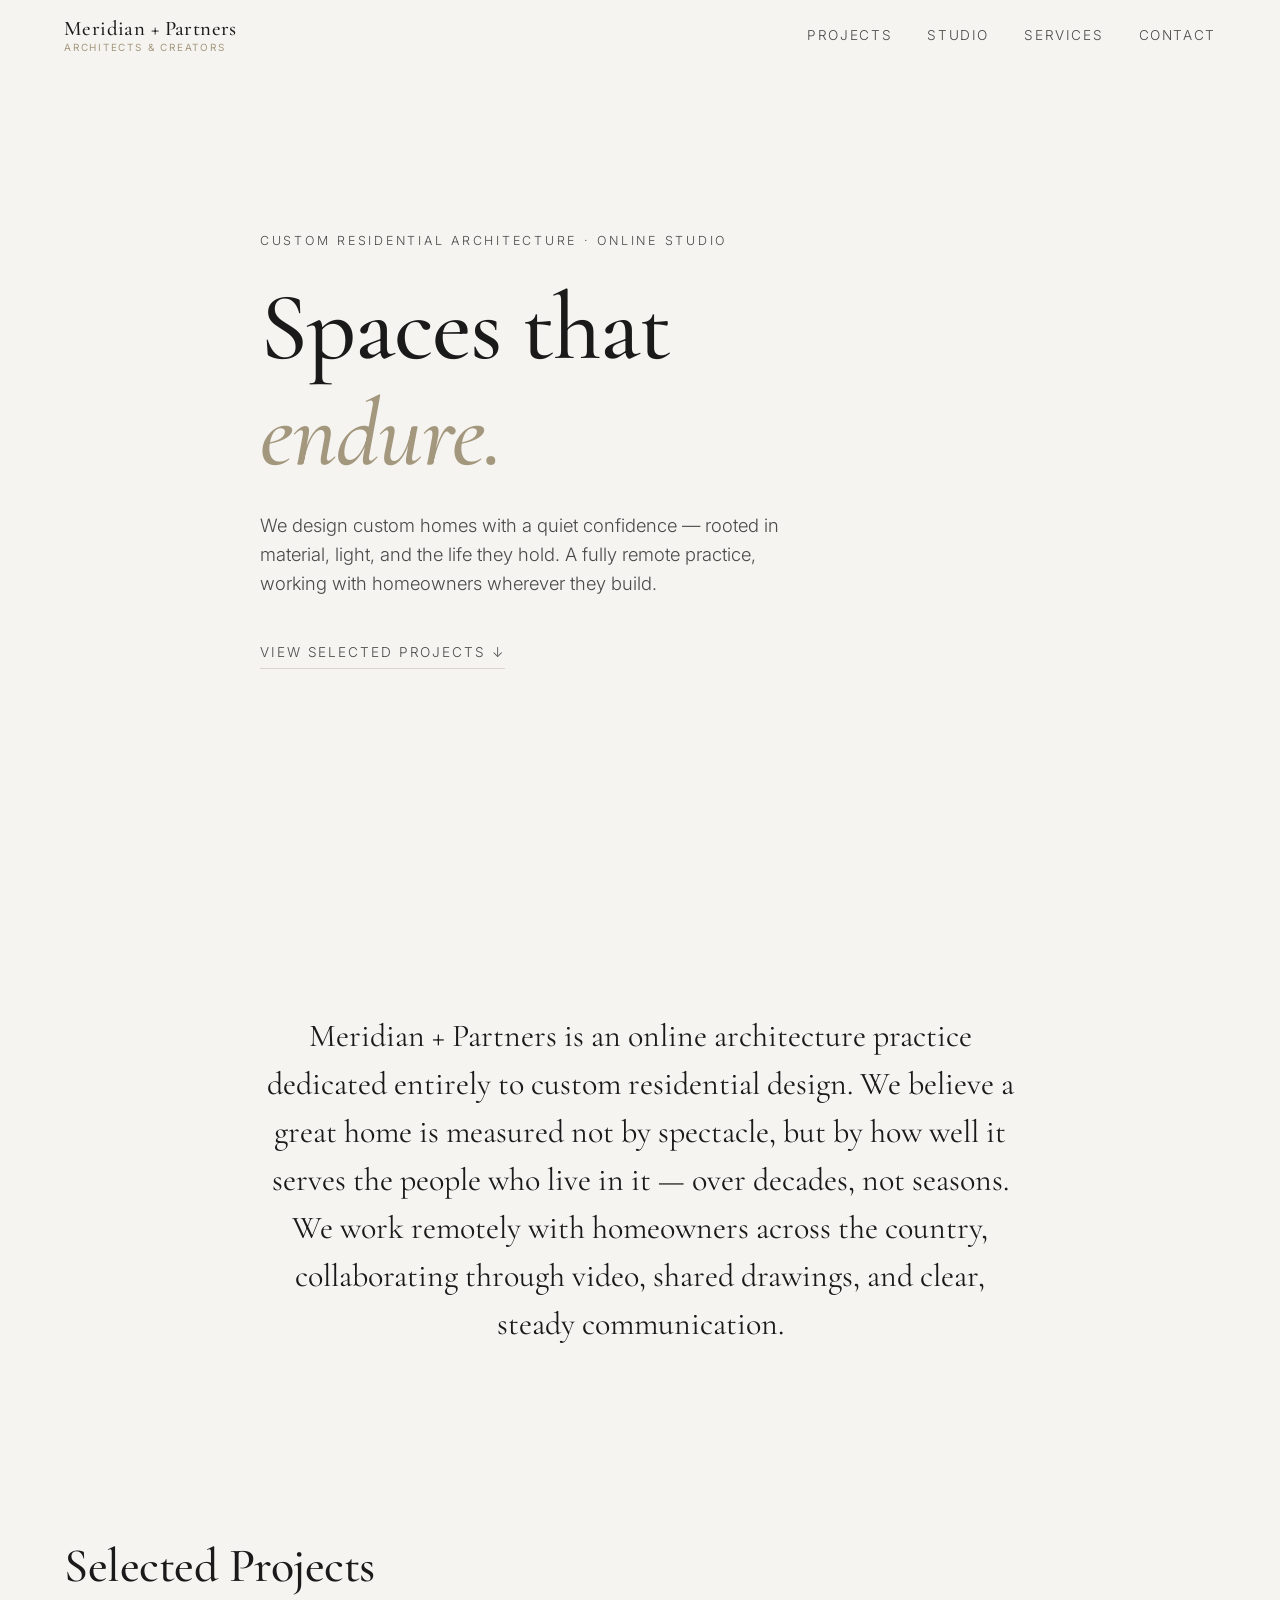
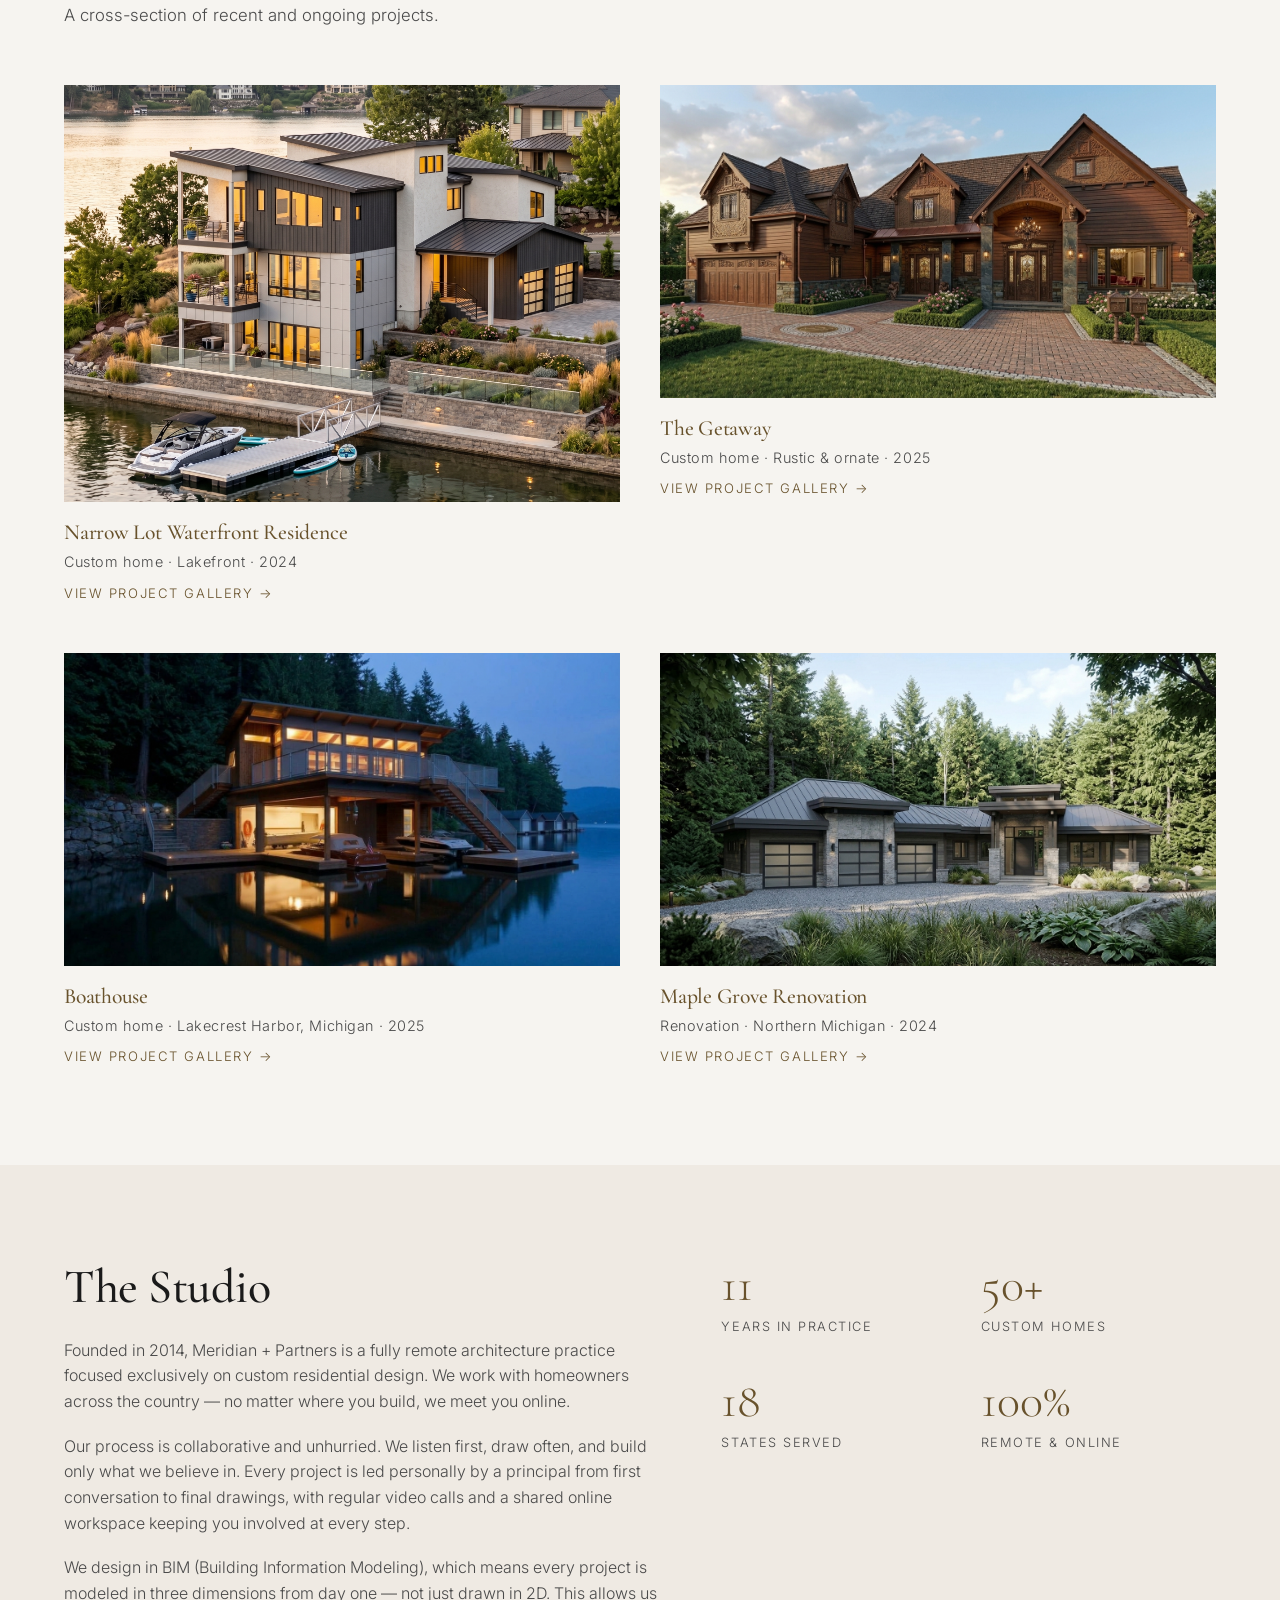
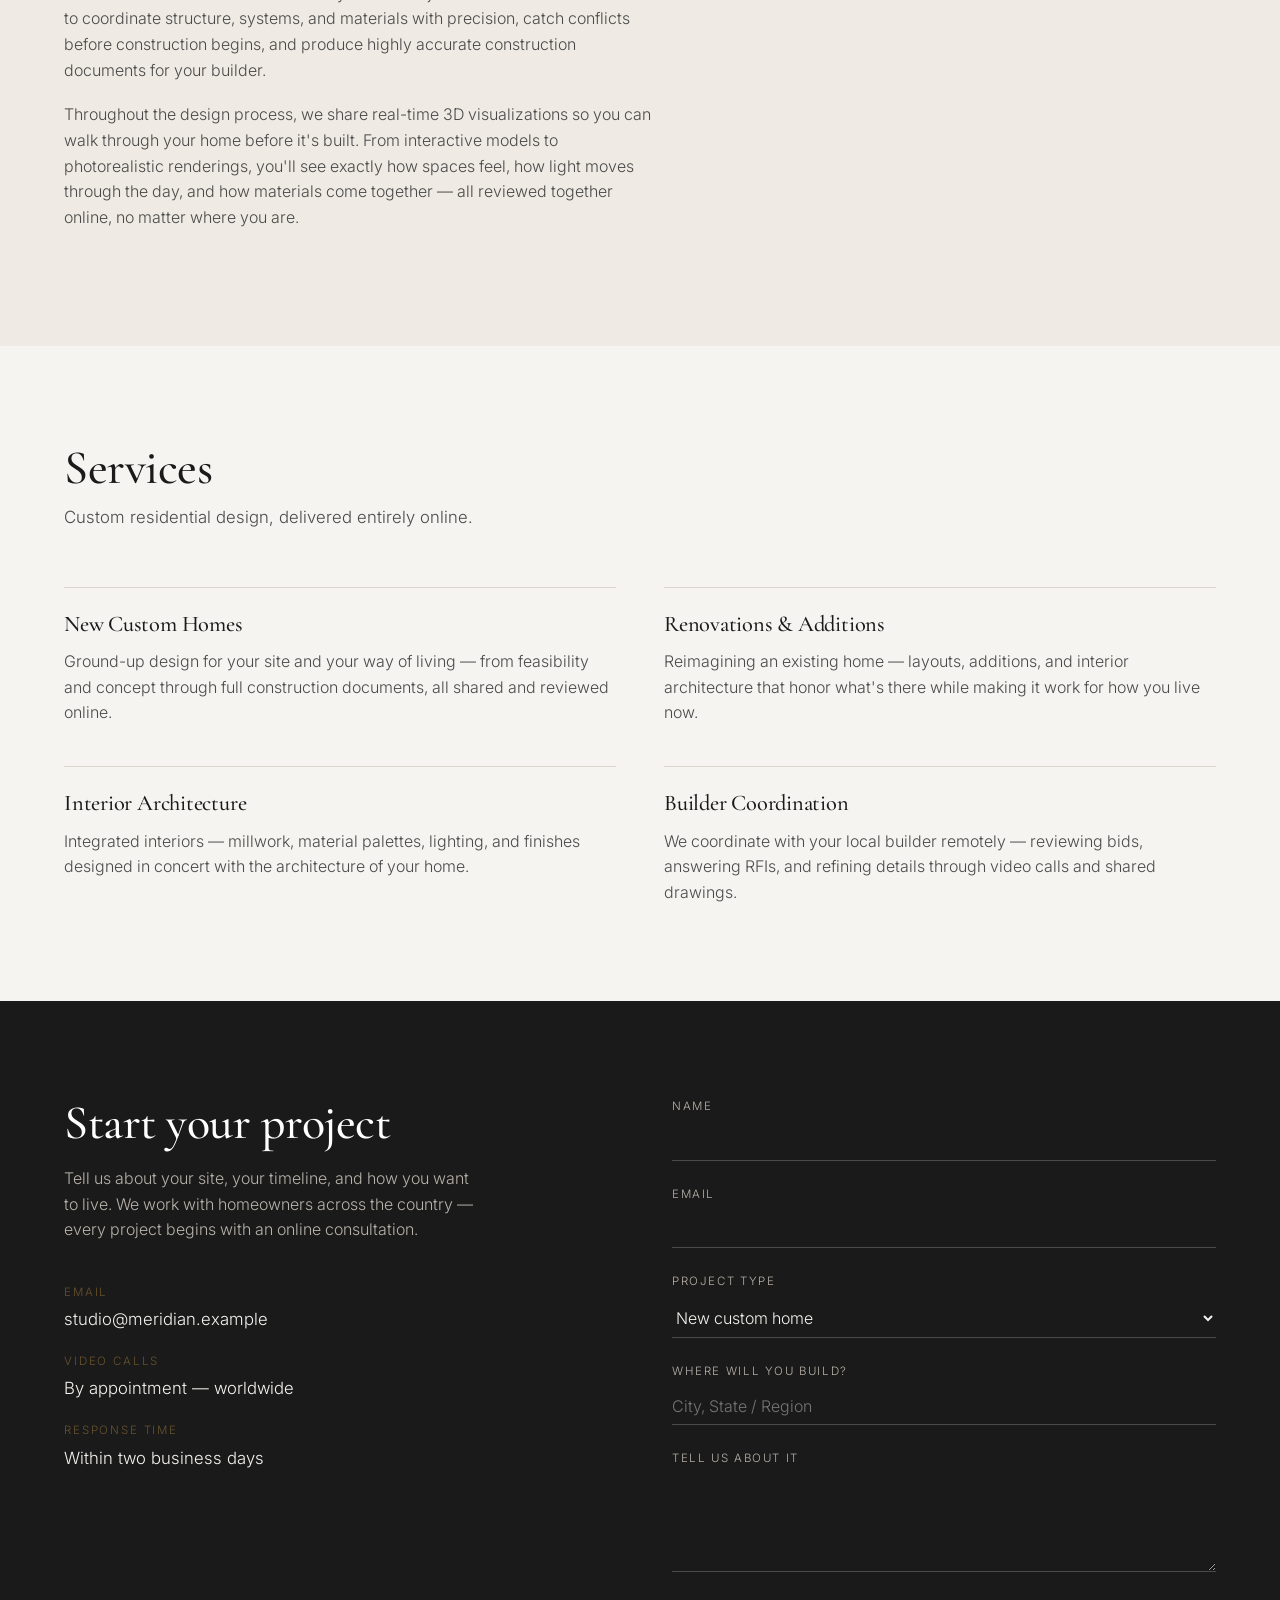
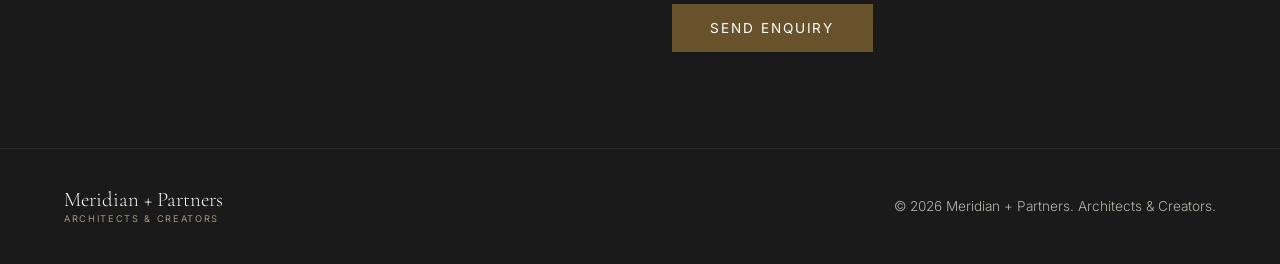
<file: index.html>
<!DOCTYPE html>
<html lang="en">
<head>
  <meta charset="UTF-8" />
  <meta name="viewport" content="width=device-width, initial-scale=1.0" />
  <title>Meridian + Partners — Architects &amp; Creators</title>
  <meta name="description" content="Meridian + Partners is an online architecture practice designing custom residential projects — fully remote, working with homeowners across the country." />
  <link rel="stylesheet" href="styles.css" />
  <link rel="preconnect" href="https://fonts.googleapis.com" />
  <link rel="preconnect" href="https://fonts.gstatic.com" crossorigin />
  <link href="https://fonts.googleapis.com/css2?family=Inter:wght@300;400;500;600&family=Cormorant+Garamond:ital,wght@0,400;0,500;1,400&display=swap" rel="stylesheet" />
</head>
<body>

  <!-- Navigation -->
  <header class="site-header" id="top">
    <div class="nav-wrap">
      <a href="index.html" class="logo">Meridian + Partners<span class="logo-sub">Architects &amp; Creators</span></a>
      <nav class="nav-links" id="nav">
        <a href="index.html#work">Projects</a>
        <a href="index.html#studio">Studio</a>
        <a href="index.html#services">Services</a>
        <a href="index.html#contact">Contact</a>
      </nav>
      <button class="nav-toggle" id="navToggle" aria-label="Toggle menu">
        <span></span><span></span><span></span>
      </button>
    </div>
  </header>

  <!-- Hero -->
  <section class="hero">
    <div class="hero-content">
      <p class="hero-eyebrow">Custom Residential Architecture · Online Studio</p>
      <h1>Spaces that<br /><em>endure.</em></h1>
      <p class="hero-sub">We design custom homes with a quiet confidence — rooted in material, light, and the life they hold. A fully remote practice, working with homeowners wherever they build.</p>
      <a href="#work" class="btn-line">View selected projects ↓</a>
    </div>
  </section>

  <!-- Intro / Studio statement -->
  <section class="statement">
    <div class="container narrow">
      <p class="lead">
        Meridian + Partners is an online architecture practice dedicated entirely to custom
        residential design. We believe a great home is measured not by spectacle, but by how
        well it serves the people who live in it — over decades, not seasons. We work remotely
        with homeowners across the country, collaborating through video, shared drawings, and
        clear, steady communication.
      </p>
    </div>
  </section>

  <!-- Selected Projects -->
  <section class="work" id="work">
    <div class="container">
      <div class="section-head">
        <h2>Selected Projects</h2>
        <p>A cross-section of recent and ongoing projects.</p>
      </div>

      <div class="project-grid">
        <a href="narrow-lot-waterfront.html" class="project project-featured">
          <div class="project-img" style="background-image:url('narrow-lot-waterfront/waterfront-1.jpeg')"></div>
          <div class="project-meta">
            <h3>Narrow Lot Waterfront Residence</h3>
            <p>Custom home · Lakefront · 2024</p>
            <span class="project-link">View project gallery →</span>
          </div>
        </a>

        <a href="the-getaway.html" class="project project-featured">
          <div class="project-img" style="background-image:url('the-getaway/getaway-1.jpeg');aspect-ratio:16/9"></div>
          <div class="project-meta">
            <h3>The Getaway</h3>
            <p>Custom home · Rustic &amp; ornate · 2025</p>
            <span class="project-link">View project gallery →</span>
          </div>
        </a>

        <a href="boathouse.html" class="project project-featured">
          <div class="project-img" style="background-image:url('boathouse/boathouse-ext-1.jpeg');aspect-ratio:16/9"></div>
          <div class="project-meta">
            <h3>Boathouse</h3>
            <p>Custom home · Lakecrest Harbor, Michigan · 2025</p>
            <span class="project-link">View project gallery →</span>
          </div>
        </a>

        <a href="maple-grove-renovation.html" class="project project-featured">
          <div class="project-img" style="background-image:url('maple-grove/maple-ext-1.jpeg');aspect-ratio:16/9"></div>
          <div class="project-meta">
            <h3>Maple Grove Renovation</h3>
            <p>Renovation · Northern Michigan · 2024</p>
            <span class="project-link">View project gallery →</span>
          </div>
        </a>
      </div>
    </div>
  </section>

  <!-- Studio -->
  <section class="studio" id="studio">
    <div class="container two-col">
      <div class="col-text">
        <h2>The Studio</h2>
        <p>
          Founded in 2014, Meridian + Partners is a fully remote architecture practice focused
          exclusively on custom residential design. We work with homeowners across the country —
          no matter where you build, we meet you online.
        </p>
        <p>
          Our process is collaborative and unhurried. We listen first, draw often, and build only
          what we believe in. Every project is led personally by a principal from first
          conversation to final drawings, with regular video calls and a shared online workspace
          keeping you involved at every step.
        </p>
        <p>
          We design in BIM (Building Information Modeling), which means every project is modeled
          in three dimensions from day one — not just drawn in 2D. This allows us to coordinate
          structure, systems, and materials with precision, catch conflicts before construction
          begins, and produce highly accurate construction documents for your builder.
        </p>
        <p>
          Throughout the design process, we share real-time 3D visualizations so you can walk
          through your home before it's built. From interactive models to photorealistic
          renderings, you'll see exactly how spaces feel, how light moves through the day, and
          how materials come together — all reviewed together online, no matter where you are.
        </p>
      </div>
      <div class="col-stats">
        <div class="stat">
          <span class="stat-num">11</span>
          <span class="stat-label">Years in practice</span>
        </div>
        <div class="stat">
          <span class="stat-num">50+</span>
          <span class="stat-label">Custom homes</span>
        </div>
        <div class="stat">
          <span class="stat-num">18</span>
          <span class="stat-label">States served</span>
        </div>
        <div class="stat">
          <span class="stat-num">100%</span>
          <span class="stat-label">Remote &amp; online</span>
        </div>
      </div>
    </div>
  </section>

  <!-- Services -->
  <section class="services" id="services">
    <div class="container">
      <div class="section-head">
        <h2>Services</h2>
        <p>Custom residential design, delivered entirely online.</p>
      </div>
      <div class="service-grid">
        <div class="service">
          <h3>New Custom Homes</h3>
          <p>Ground-up design for your site and your way of living — from feasibility and concept through full construction documents, all shared and reviewed online.</p>
        </div>
        <div class="service">
          <h3>Renovations &amp; Additions</h3>
          <p>Reimagining an existing home — layouts, additions, and interior architecture that honor what's there while making it work for how you live now.</p>
        </div>
        <div class="service">
          <h3>Interior Architecture</h3>
          <p>Integrated interiors — millwork, material palettes, lighting, and finishes designed in concert with the architecture of your home.</p>
        </div>
        <div class="service">
          <h3>Builder Coordination</h3>
          <p>We coordinate with your local builder remotely — reviewing bids, answering RFIs, and refining details through video calls and shared drawings.</p>
        </div>
      </div>
    </div>
  </section>

  <!-- Contact -->
  <section class="contact" id="contact">
    <div class="container">
      <div class="contact-inner">
        <div class="contact-lead">
          <h2>Start your project</h2>
          <p>Tell us about your site, your timeline, and how you want to live. We work with homeowners across the country — every project begins with an online consultation.</p>
          <ul class="contact-details">
            <li><span>Email</span> studio@meridian.example</li>
            <li><span>Video calls</span> By appointment — worldwide</li>
            <li><span>Response time</span> Within two business days</li>
          </ul>
        </div>
        <form class="contact-form" id="contactForm">
          <input type="hidden" name="_subject" value="New enquiry from Meridian + Partners website" />
          <input type="hidden" name="_template" value="table" />
          <input type="text" name="_honey" style="display:none" />
          <div class="field">
            <label for="name">Name</label>
            <input type="text" id="name" name="name" required />
          </div>
          <div class="field">
            <label for="email">Email</label>
            <input type="email" id="email" name="email" required />
          </div>
          <div class="field">
            <label for="project">Project type</label>
            <select id="project" name="project">
              <option>New custom home</option>
              <option>Renovation / addition</option>
              <option>Interior architecture</option>
              <option>Not sure yet</option>
            </select>
          </div>
          <div class="field">
            <label for="location">Where will you build?</label>
            <input type="text" id="location" name="location" placeholder="City, State / Region" />
          </div>
          <div class="field">
            <label for="message">Tell us about it</label>
            <textarea id="message" name="message" rows="4" required></textarea>
          </div>
          <button type="submit" class="btn-solid">Send enquiry</button>
          <p class="form-note" id="formNote" hidden>Thanks — we'll be in touch within a few days.</p>
        </form>
      </div>
    </div>
  </section>

  <!-- Footer -->
  <footer class="site-footer">
    <div class="container footer-wrap">
      <p class="footer-logo">Meridian + Partners<span class="footer-sub">Architects &amp; Creators</span></p>
      <p class="footer-copy">© 2026 Meridian + Partners. Architects &amp; Creators.</p>
    </div>
  </footer>

  <script src="script.js"></script>
</body>
</html>
</file>
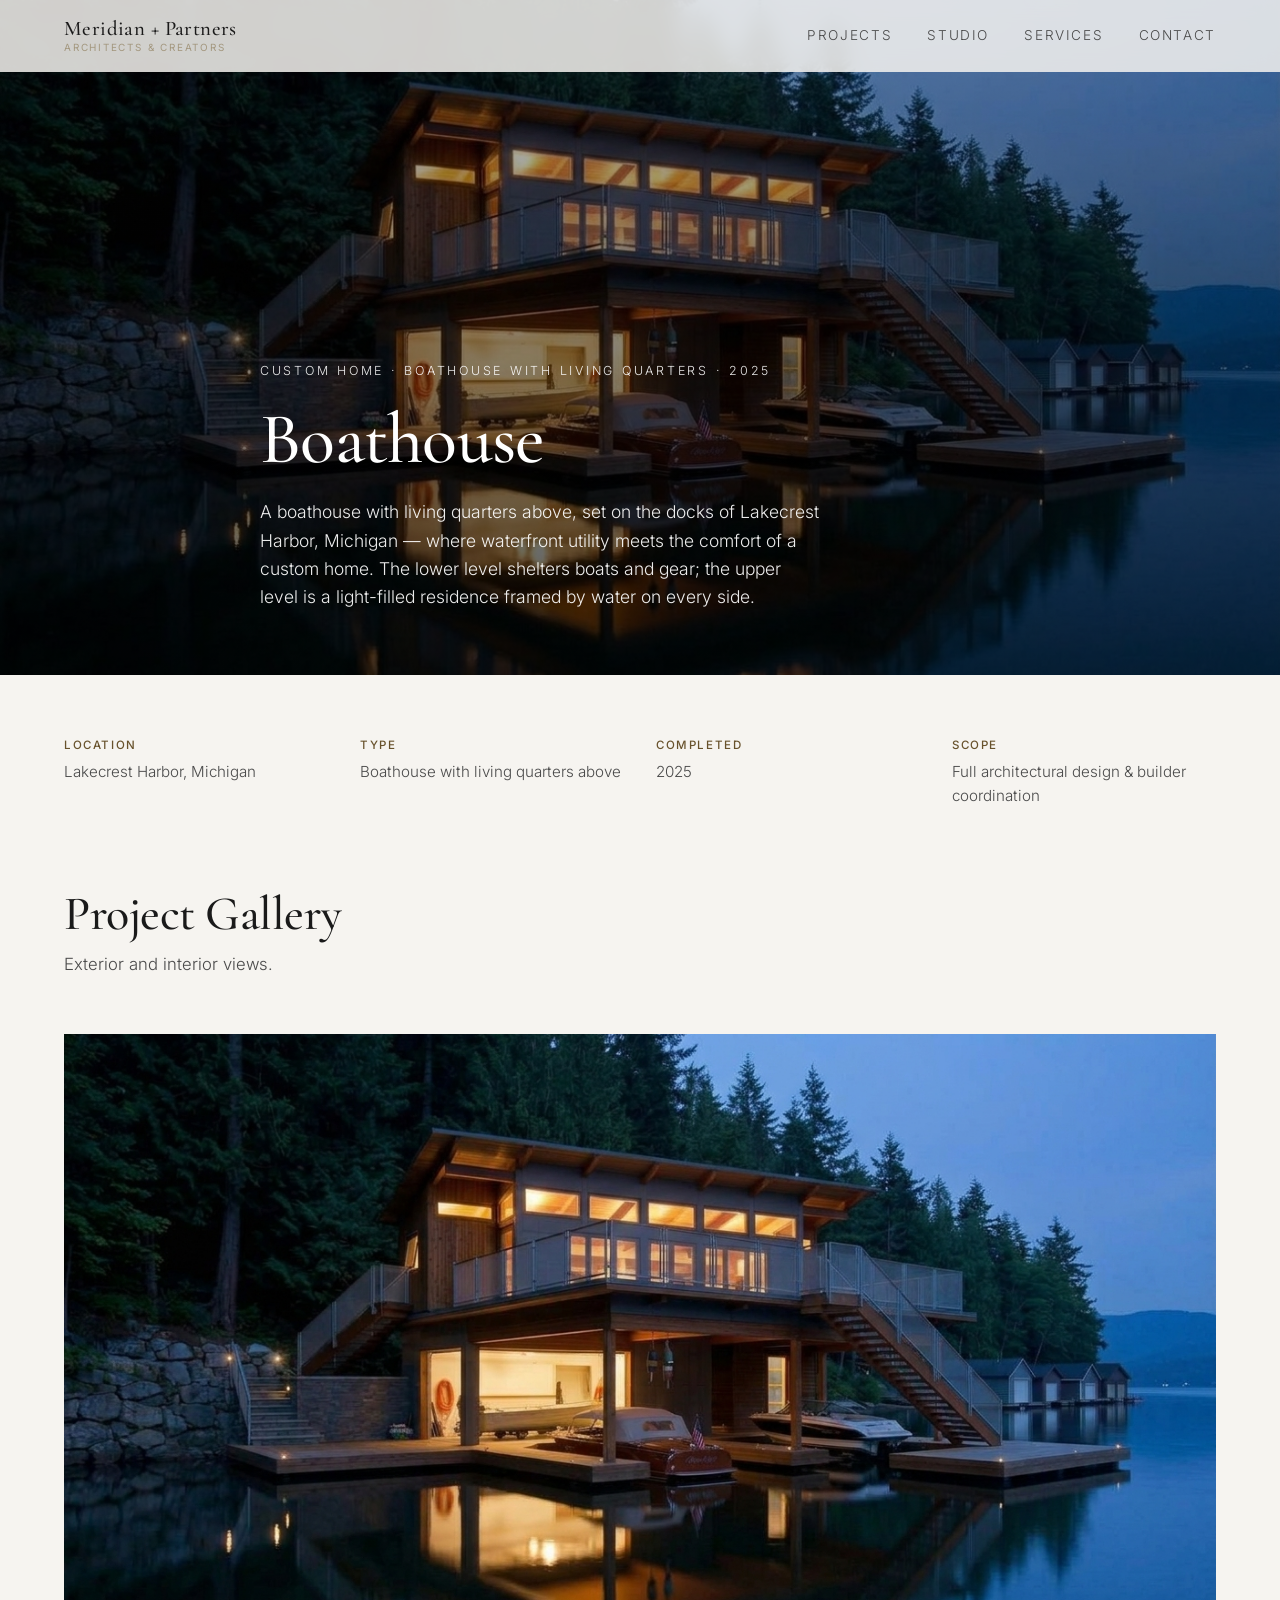
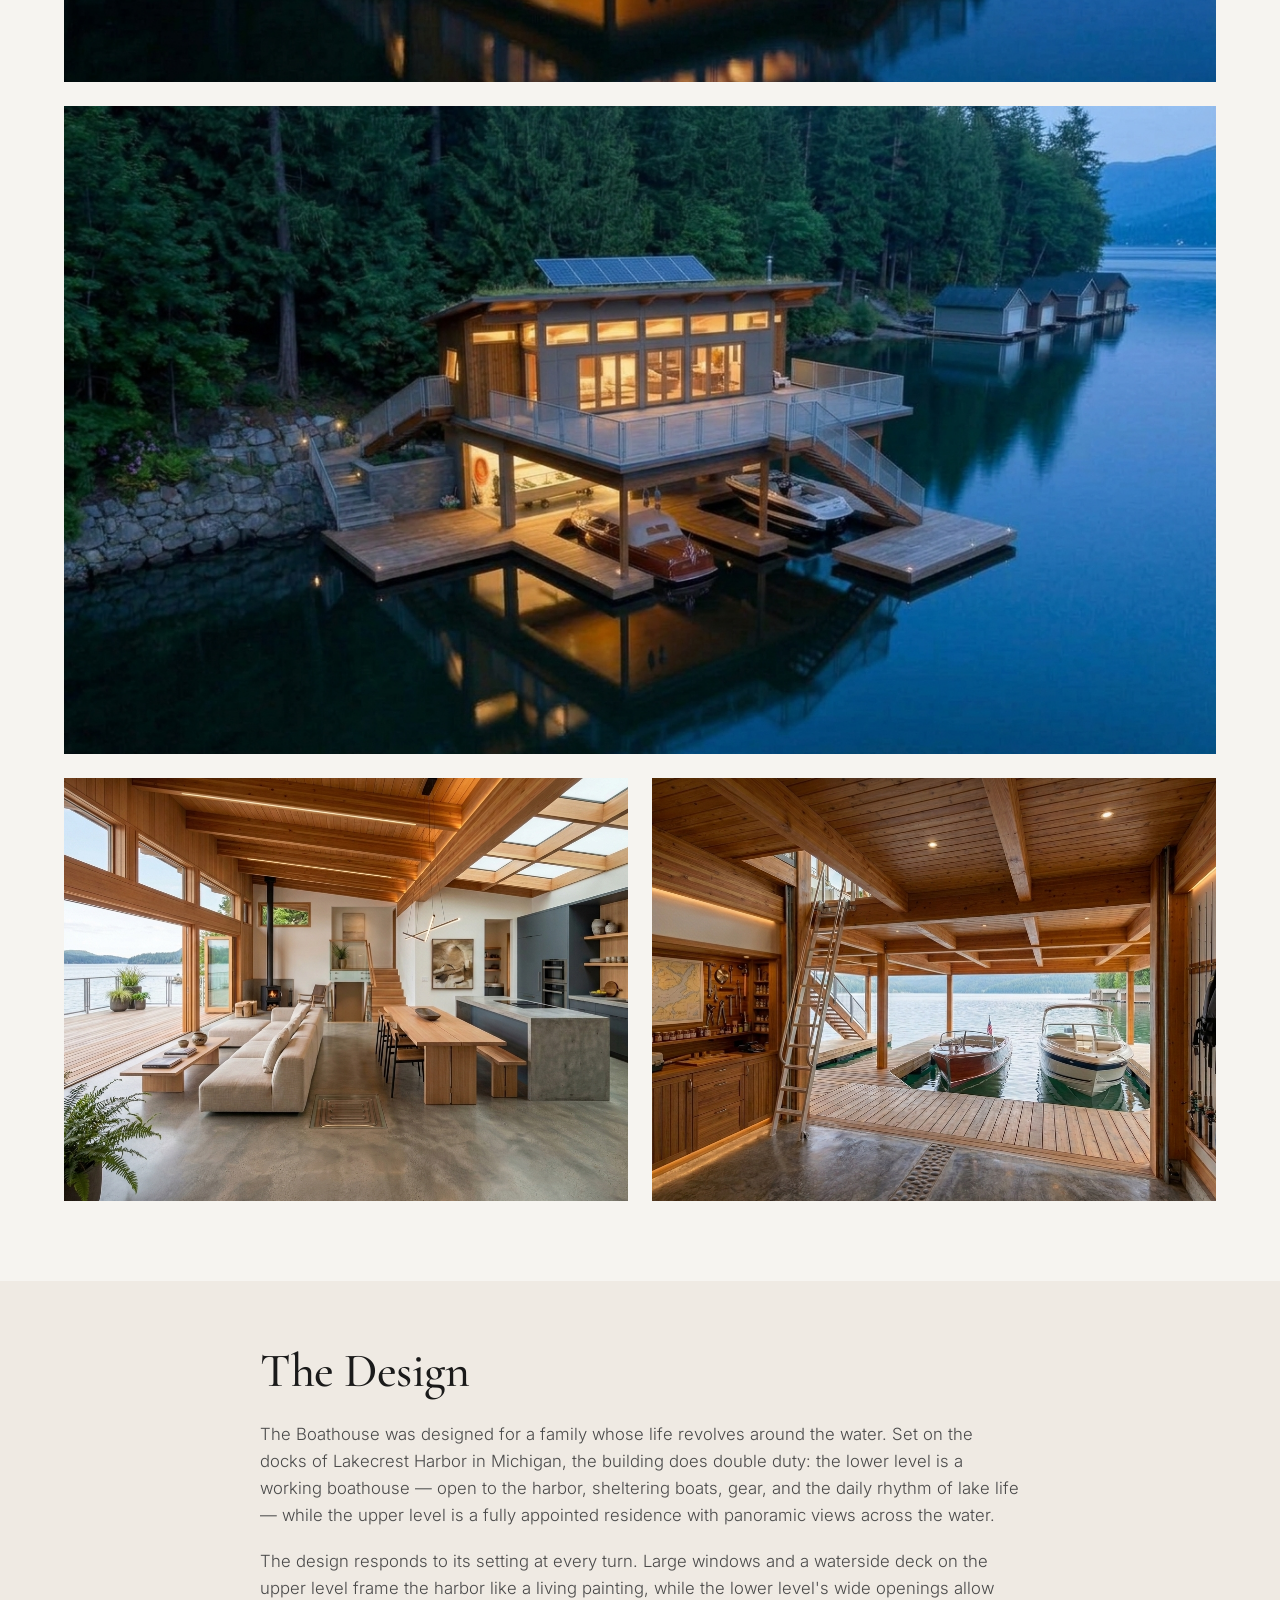
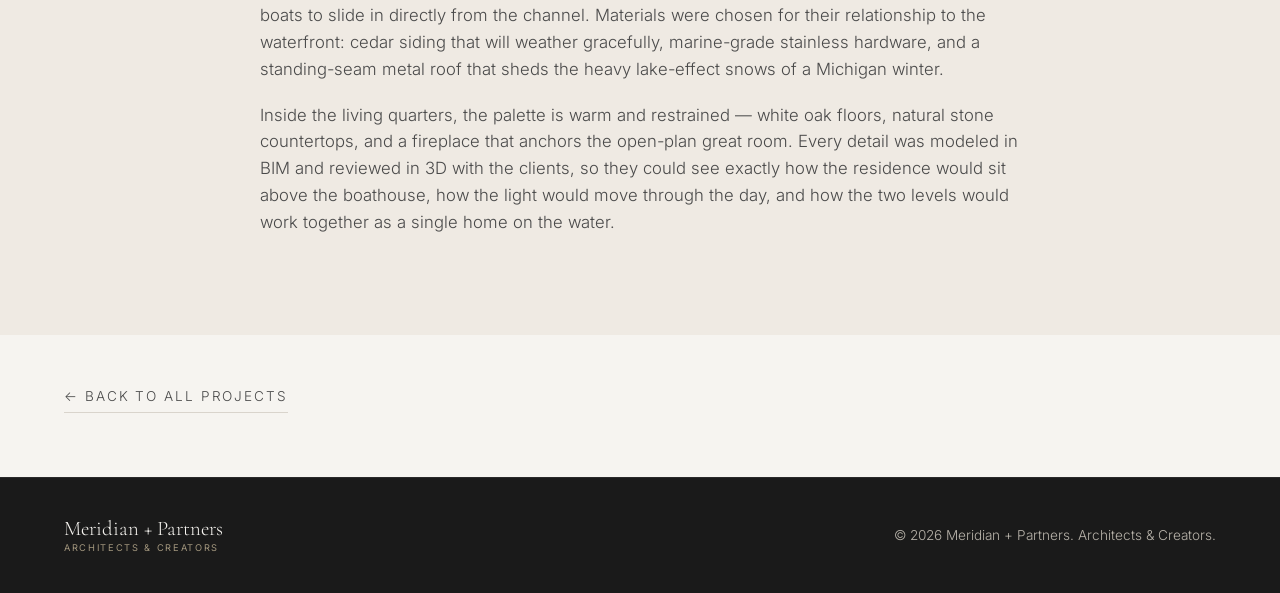
<file: boathouse.html>
<!DOCTYPE html>
<html lang="en">
<head>
  <meta charset="UTF-8" />
  <meta name="viewport" content="width=device-width, initial-scale=1.0" />
  <title>Boathouse — Meridian + Partners</title>
  <meta name="description" content="Boathouse — a boathouse with living quarters above, set on Lakecrest Harbor, Michigan. View the full project gallery." />
  <link rel="stylesheet" href="styles.css" />
  <link rel="preconnect" href="https://fonts.googleapis.com" />
  <link rel="preconnect" href="https://fonts.gstatic.com" crossorigin />
  <link href="https://fonts.googleapis.com/css2?family=Inter:wght@300;400;500;600&family=Cormorant+Garamond:ital,wght@0,400;0,500;1,400&display=swap" rel="stylesheet" />
</head>
<body>

  <!-- Navigation -->
  <header class="site-header" id="top">
    <div class="nav-wrap">
      <a href="index.html" class="logo">Meridian + Partners<span class="logo-sub">Architects &amp; Creators</span></a>
      <nav class="nav-links" id="nav">
        <a href="index.html#work">Projects</a>
        <a href="index.html#studio">Studio</a>
        <a href="index.html#services">Services</a>
        <a href="index.html#contact">Contact</a>
      </nav>
      <button class="nav-toggle" id="navToggle" aria-label="Toggle menu">
        <span></span><span></span><span></span>
      </button>
    </div>
  </header>

  <!-- Project header -->
  <section class="project-hero">
    <div class="project-hero-img" style="background-image:url('boathouse/boathouse-ext-1.jpeg')"></div>
    <div class="project-hero-overlay"></div>
    <div class="project-hero-content">
      <p class="project-hero-eyebrow">Custom Home · Boathouse with Living Quarters · 2025</p>
      <h1>Boathouse</h1>
      <p class="project-hero-sub">A boathouse with living quarters above, set on the docks of Lakecrest Harbor, Michigan — where waterfront utility meets the comfort of a custom home. The lower level shelters boats and gear; the upper level is a light-filled residence framed by water on every side.</p>
    </div>
  </section>

  <!-- Project details -->
  <section class="project-details">
    <div class="container">
      <div class="project-info-grid">
        <div class="project-info">
          <h3>Location</h3>
          <p>Lakecrest Harbor, Michigan</p>
        </div>
        <div class="project-info">
          <h3>Type</h3>
          <p>Boathouse with living quarters above</p>
        </div>
        <div class="project-info">
          <h3>Completed</h3>
          <p>2025</p>
        </div>
        <div class="project-info">
          <h3>Scope</h3>
          <p>Full architectural design &amp; builder coordination</p>
        </div>
      </div>
    </div>
  </section>

  <!-- Gallery -->
  <section class="gallery">
    <div class="container">
      <div class="section-head">
        <h2>Project Gallery</h2>
        <p>Exterior and interior views.</p>
      </div>

      <div class="gallery-grid">
        <div class="gallery-item gallery-wide">
          <img src="boathouse/boathouse-ext-1.jpeg" alt="Boathouse — exterior from the harbor" />
        </div>
        <div class="gallery-item gallery-wide">
          <img src="boathouse/boathouse-ext-2.jpeg" alt="Boathouse — exterior from the dock" />
        </div>
        <div class="gallery-item">
          <img src="boathouse/boathouse-int-1.jpeg" alt="Boathouse — living quarters interior" />
        </div>
        <div class="gallery-item">
          <img src="boathouse/boathouse-int-2.jpeg" alt="Boathouse — interior detail" />
        </div>
      </div>
    </div>
  </section>

  <!-- Project narrative -->
  <section class="project-narrative">
    <div class="container narrow">
      <h2>The Design</h2>
      <p>
        The Boathouse was designed for a family whose life revolves around the water. Set on the
        docks of Lakecrest Harbor in Michigan, the building does double duty: the lower level is a
        working boathouse — open to the harbor, sheltering boats, gear, and the daily rhythm of
        lake life — while the upper level is a fully appointed residence with panoramic views across
        the water.
      </p>
      <p>
        The design responds to its setting at every turn. Large windows and a waterside deck on the
        upper level frame the harbor like a living painting, while the lower level's wide openings
        allow boats to slide in directly from the channel. Materials were chosen for their
        relationship to the waterfront: cedar siding that will weather gracefully, marine-grade
        stainless hardware, and a standing-seam metal roof that sheds the heavy lake-effect snows
        of a Michigan winter.
      </p>
      <p>
        Inside the living quarters, the palette is warm and restrained — white oak floors, natural
        stone countertops, and a fireplace that anchors the open-plan great room. Every detail was
        modeled in BIM and reviewed in 3D with the clients, so they could see exactly how the
        residence would sit above the boathouse, how the light would move through the day, and how
        the two levels would work together as a single home on the water.
      </p>
    </div>
  </section>

  <!-- Back to work -->
  <section class="back-to-work">
    <div class="container">
      <a href="index.html#work" class="btn-line-dark">← Back to all projects</a>
    </div>
  </section>

  <!-- Footer -->
  <footer class="site-footer">
    <div class="container footer-wrap">
      <p class="footer-logo">Meridian + Partners<span class="footer-sub">Architects &amp; Creators</span></p>
      <p class="footer-copy">© 2026 Meridian + Partners. Architects &amp; Creators.</p>
    </div>
  </footer>

  <script src="script.js"></script>
</body>
</html>
</file>
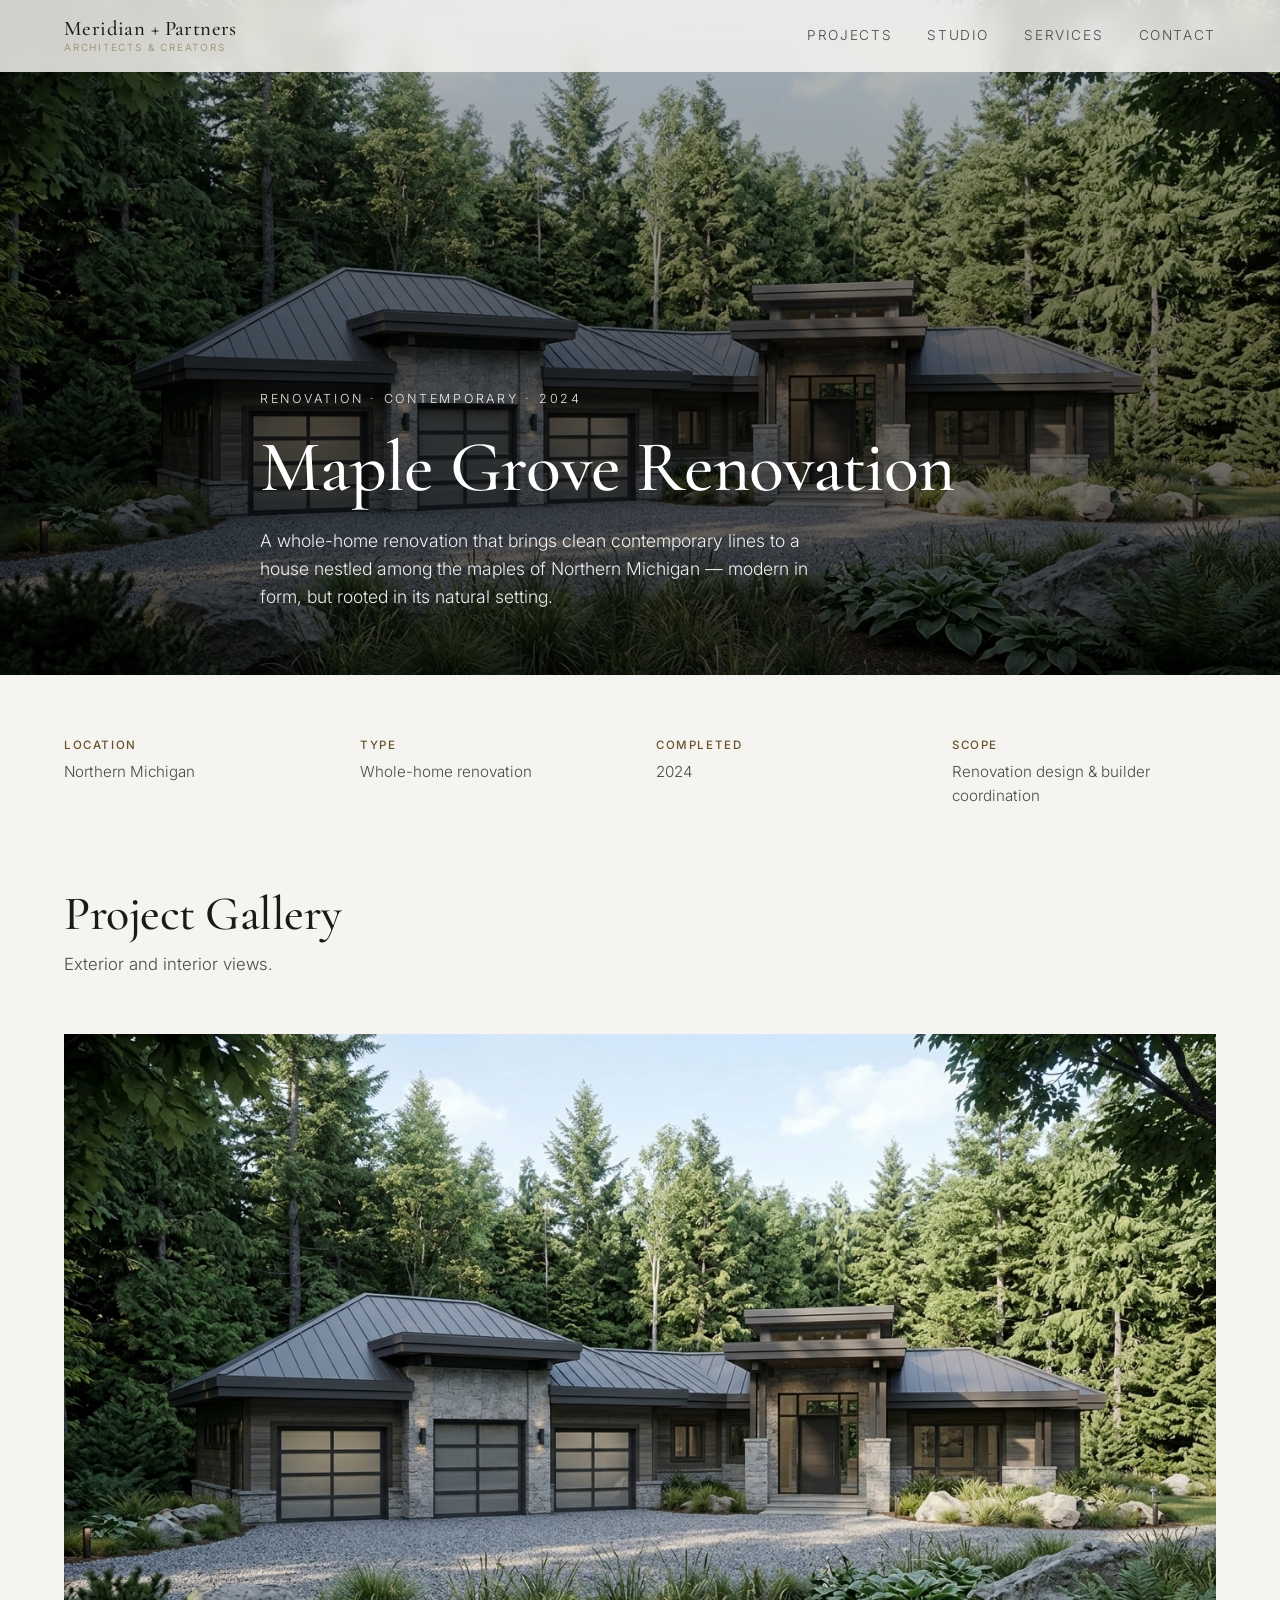
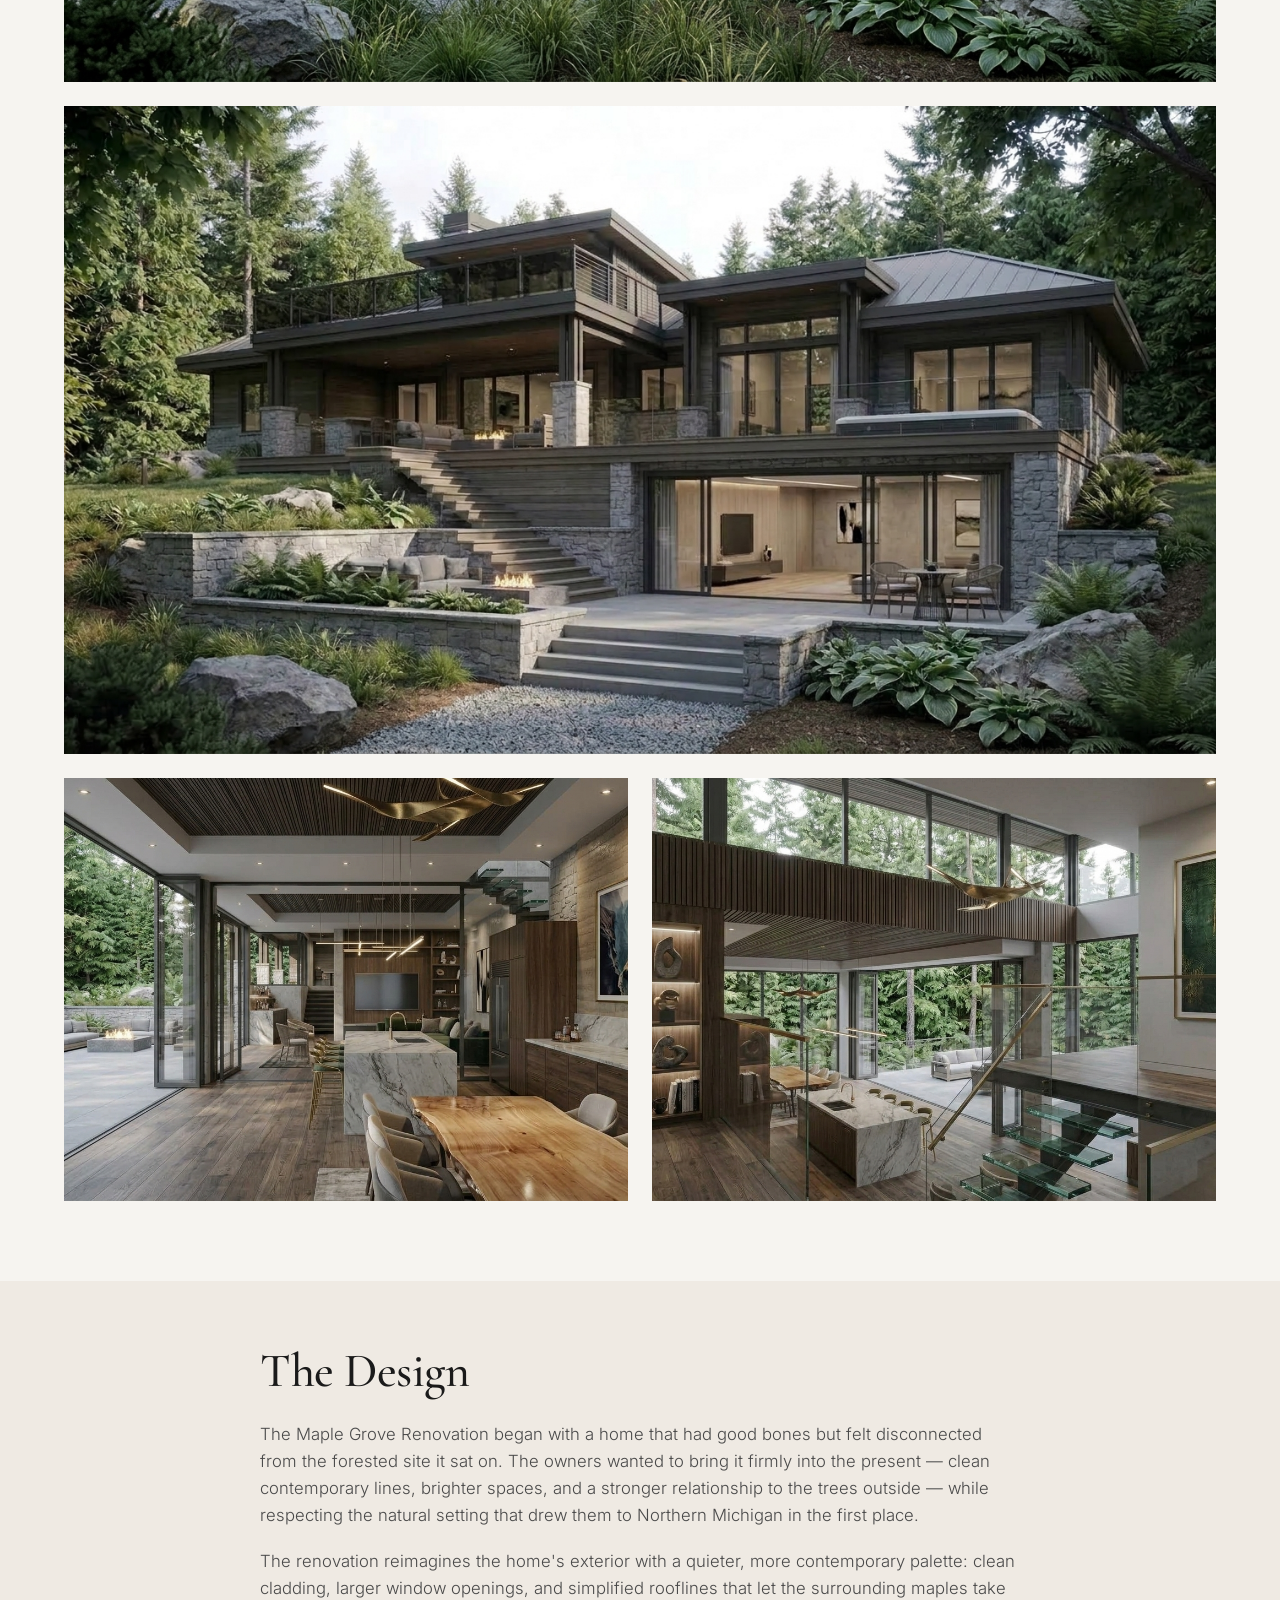
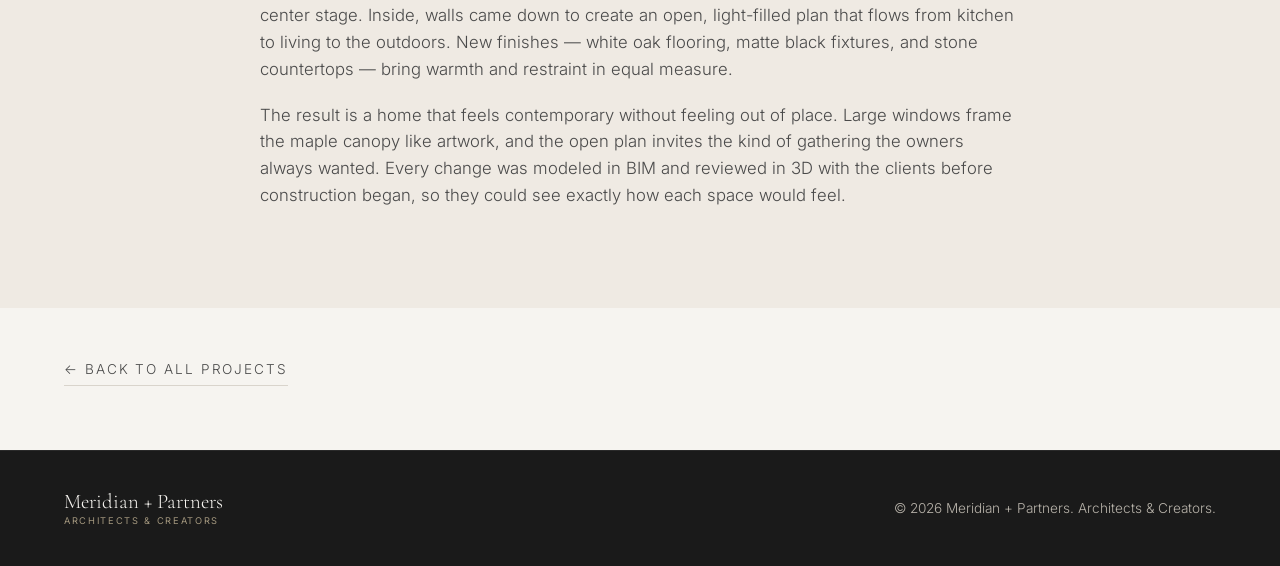
<file: maple-grove-renovation.html>
<!DOCTYPE html>
<html lang="en">
<head>
  <meta charset="UTF-8" />
  <meta name="viewport" content="width=device-width, initial-scale=1.0" />
  <title>Maple Grove Renovation — Meridian + Partners</title>
  <meta name="description" content="Maple Grove Renovation — a contemporary renovation set in the woods of Northern Michigan by Meridian + Partners. View the full project gallery." />
  <link rel="stylesheet" href="styles.css" />
  <link rel="preconnect" href="https://fonts.googleapis.com" />
  <link rel="preconnect" href="https://fonts.gstatic.com" crossorigin />
  <link href="https://fonts.googleapis.com/css2?family=Inter:wght@300;400;500;600&family=Cormorant+Garamond:ital,wght@0,400;0,500;1,400&display=swap" rel="stylesheet" />
</head>
<body>

  <!-- Navigation -->
  <header class="site-header" id="top">
    <div class="nav-wrap">
      <a href="index.html" class="logo">Meridian + Partners<span class="logo-sub">Architects &amp; Creators</span></a>
      <nav class="nav-links" id="nav">
        <a href="index.html#work">Projects</a>
        <a href="index.html#studio">Studio</a>
        <a href="index.html#services">Services</a>
        <a href="index.html#contact">Contact</a>
      </nav>
      <button class="nav-toggle" id="navToggle" aria-label="Toggle menu">
        <span></span><span></span><span></span>
      </button>
    </div>
  </header>

  <!-- Project header -->
  <section class="project-hero">
    <div class="project-hero-img" style="background-image:url('maple-grove/maple-ext-1.jpeg')"></div>
    <div class="project-hero-overlay"></div>
    <div class="project-hero-content">
      <p class="project-hero-eyebrow">Renovation · Contemporary · 2024</p>
      <h1>Maple Grove Renovation</h1>
      <p class="project-hero-sub">A whole-home renovation that brings clean contemporary lines to a house nestled among the maples of Northern Michigan — modern in form, but rooted in its natural setting.</p>
    </div>
  </section>

  <!-- Project details -->
  <section class="project-details">
    <div class="container">
      <div class="project-info-grid">
        <div class="project-info">
          <h3>Location</h3>
          <p>Northern Michigan</p>
        </div>
        <div class="project-info">
          <h3>Type</h3>
          <p>Whole-home renovation</p>
        </div>
        <div class="project-info">
          <h3>Completed</h3>
          <p>2024</p>
        </div>
        <div class="project-info">
          <h3>Scope</h3>
          <p>Renovation design &amp; builder coordination</p>
        </div>
      </div>
    </div>
  </section>

  <!-- Gallery -->
  <section class="gallery">
    <div class="container">
      <div class="section-head">
        <h2>Project Gallery</h2>
        <p>Exterior and interior views.</p>
      </div>

      <div class="gallery-grid">
        <div class="gallery-item gallery-wide">
          <img src="maple-grove/maple-ext-1.jpeg" alt="Maple Grove Renovation — front elevation" />
        </div>
        <div class="gallery-item gallery-wide">
          <img src="maple-grove/maple-ext-2.jpeg" alt="Maple Grove Renovation — rear elevation among the maples" />
        </div>
        <div class="gallery-item">
          <img src="maple-grove/maple-int-1.jpeg" alt="Maple Grove Renovation — living room interior" />
        </div>
        <div class="gallery-item">
          <img src="maple-grove/maple-int-2.jpeg" alt="Maple Grove Renovation — kitchen interior" />
        </div>
      </div>
    </div>
  </section>

  <!-- Project narrative -->
  <section class="project-narrative">
    <div class="container narrow">
      <h2>The Design</h2>
      <p>
        The Maple Grove Renovation began with a home that had good bones but felt disconnected from
        the forested site it sat on. The owners wanted to bring it firmly into the present — clean
        contemporary lines, brighter spaces, and a stronger relationship to the trees outside —
        while respecting the natural setting that drew them to Northern Michigan in the first place.
      </p>
      <p>
        The renovation reimagines the home's exterior with a quieter, more contemporary palette:
        clean cladding, larger window openings, and simplified rooflines that let the surrounding
        maples take center stage. Inside, walls came down to create an open, light-filled plan
        that flows from kitchen to living to the outdoors. New finishes — white oak flooring,
        matte black fixtures, and stone countertops — bring warmth and restraint in equal measure.
      </p>
      <p>
        The result is a home that feels contemporary without feeling out of place. Large windows
        frame the maple canopy like artwork, and the open plan invites the kind of gathering the
        owners always wanted. Every change was modeled in BIM and reviewed in 3D with the clients
        before construction began, so they could see exactly how each space would feel.
      </p>
    </div>
  </section>

  <!-- Back to work -->
  <section class="back-to-work">
    <div class="container">
      <a href="index.html#work" class="btn-line-dark">← Back to all projects</a>
    </div>
  </section>

  <!-- Footer -->
  <footer class="site-footer">
    <div class="container footer-wrap">
      <p class="footer-logo">Meridian + Partners<span class="footer-sub">Architects &amp; Creators</span></p>
      <p class="footer-copy">© 2026 Meridian + Partners. Architects &amp; Creators.</p>
    </div>
  </footer>

  <script src="script.js"></script>
</body>
</html>
</file>
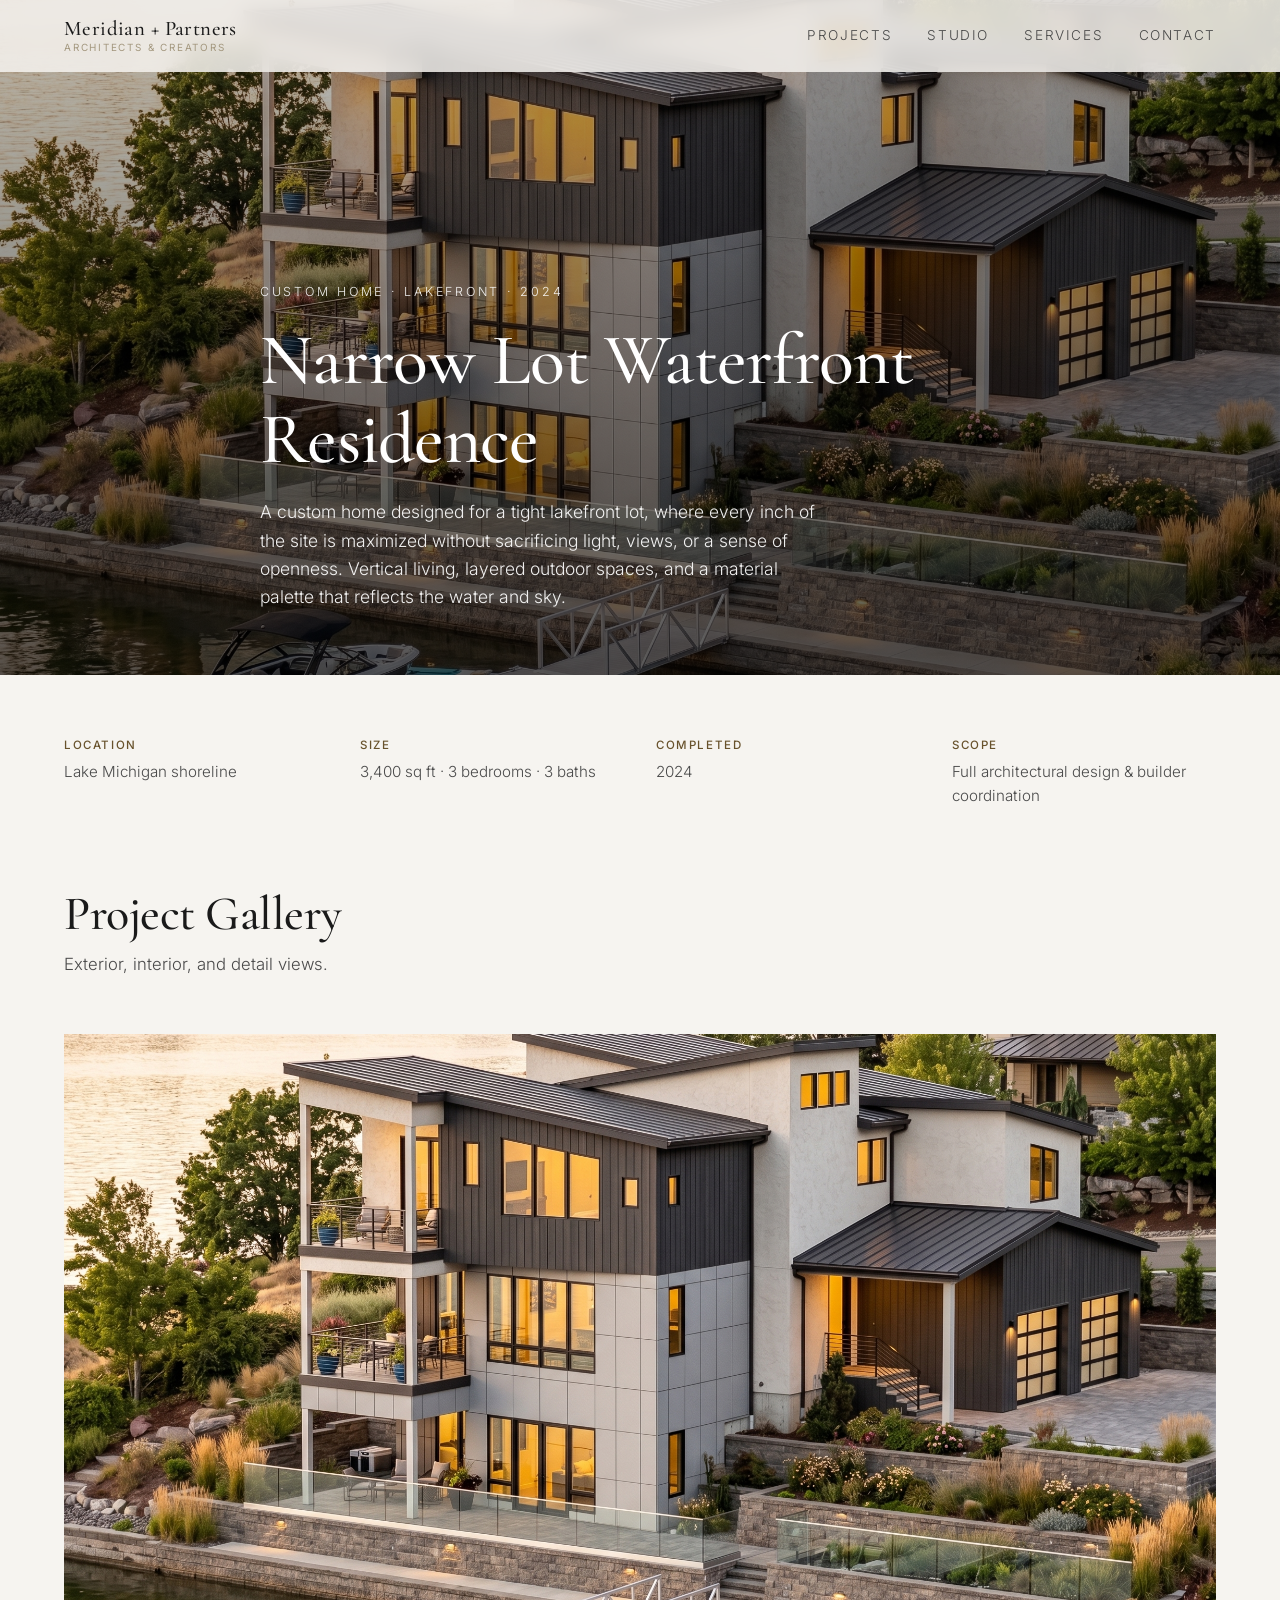
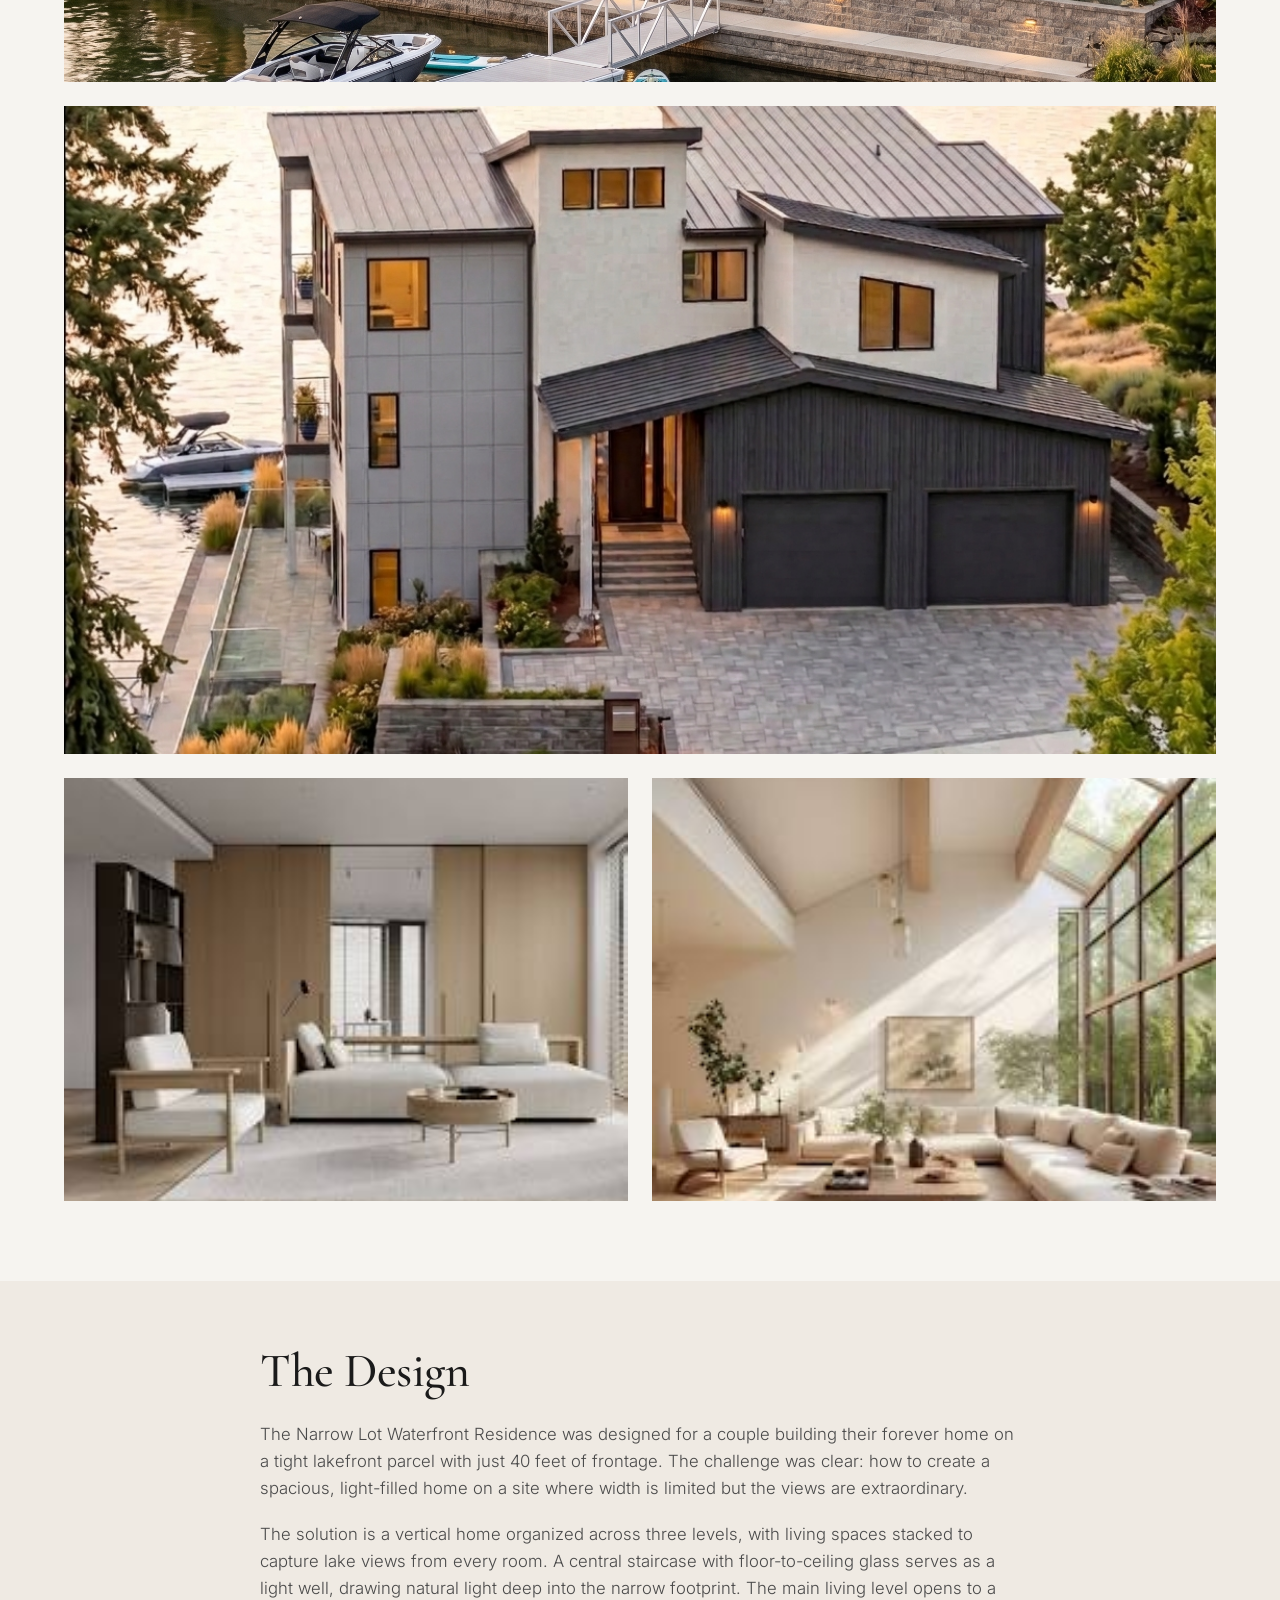
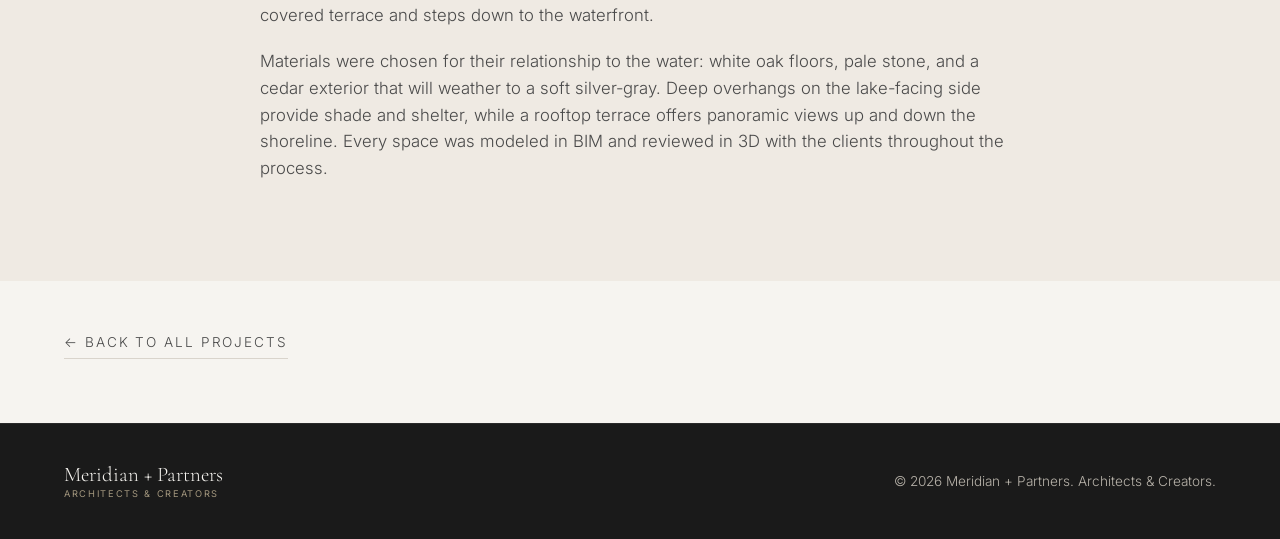
<file: narrow-lot-waterfront.html>
<!DOCTYPE html>
<html lang="en">
<head>
  <meta charset="UTF-8" />
  <meta name="viewport" content="width=device-width, initial-scale=1.0" />
  <title>Narrow Lot Waterfront Residence — Meridian + Partners</title>
  <meta name="description" content="Narrow Lot Waterfront Residence — a custom lakefront home by Meridian + Partners. View the full project gallery." />
  <link rel="stylesheet" href="styles.css" />
  <link rel="preconnect" href="https://fonts.googleapis.com" />
  <link rel="preconnect" href="https://fonts.gstatic.com" crossorigin />
  <link href="https://fonts.googleapis.com/css2?family=Inter:wght@300;400;500;600&family=Cormorant+Garamond:ital,wght@0,400;0,500;1,400&display=swap" rel="stylesheet" />
</head>
<body>

  <!-- Navigation -->
  <header class="site-header" id="top">
    <div class="nav-wrap">
      <a href="index.html" class="logo">Meridian + Partners<span class="logo-sub">Architects &amp; Creators</span></a>
      <nav class="nav-links" id="nav">
        <a href="index.html#work">Projects</a>
        <a href="index.html#studio">Studio</a>
        <a href="index.html#services">Services</a>
        <a href="index.html#contact">Contact</a>
      </nav>
      <button class="nav-toggle" id="navToggle" aria-label="Toggle menu">
        <span></span><span></span><span></span>
      </button>
    </div>
  </header>

  <!-- Project header -->
  <section class="project-hero">
    <div class="project-hero-img" style="background-image:url('narrow-lot-waterfront/waterfront-1.jpeg')"></div>
    <div class="project-hero-overlay"></div>
    <div class="project-hero-content">
      <p class="project-hero-eyebrow">Custom Home · Lakefront · 2024</p>
      <h1>Narrow Lot Waterfront Residence</h1>
      <p class="project-hero-sub">A custom home designed for a tight lakefront lot, where every inch of the site is maximized without sacrificing light, views, or a sense of openness. Vertical living, layered outdoor spaces, and a material palette that reflects the water and sky.</p>
    </div>
  </section>

  <!-- Project details -->
  <section class="project-details">
    <div class="container">
      <div class="project-info-grid">
        <div class="project-info">
          <h3>Location</h3>
          <p>Lake Michigan shoreline</p>
        </div>
        <div class="project-info">
          <h3>Size</h3>
          <p>3,400 sq ft · 3 bedrooms · 3 baths</p>
        </div>
        <div class="project-info">
          <h3>Completed</h3>
          <p>2024</p>
        </div>
        <div class="project-info">
          <h3>Scope</h3>
          <p>Full architectural design &amp; builder coordination</p>
        </div>
      </div>
    </div>
  </section>

  <!-- Gallery -->
  <section class="gallery">
    <div class="container">
      <div class="section-head">
        <h2>Project Gallery</h2>
        <p>Exterior, interior, and detail views.</p>
      </div>

      <div class="gallery-grid">
        <div class="gallery-item gallery-wide">
          <img src="narrow-lot-waterfront/waterfront-1.jpeg" alt="Narrow Lot Waterfront Residence — front elevation from the water" />
        </div>
        <div class="gallery-item gallery-wide">
          <img src="narrow-lot-waterfront/waterfront-2.jpeg" alt="Narrow Lot Waterfront Residence — side elevation" />
        </div>
        <div class="gallery-item">
          <img src="narrow-lot-waterfront/waterfront-int-1.jpeg" alt="Narrow Lot Waterfront Residence — interior view" />
        </div>
        <div class="gallery-item">
          <img src="narrow-lot-waterfront/waterfront-int-2.jpeg" alt="Narrow Lot Waterfront Residence — interior view" />
        </div>
      </div>
    </div>
  </section>

  <!-- Project narrative -->
  <section class="project-narrative">
    <div class="container narrow">
      <h2>The Design</h2>
      <p>
        The Narrow Lot Waterfront Residence was designed for a couple building their forever home
        on a tight lakefront parcel with just 40 feet of frontage. The challenge was clear: how
        to create a spacious, light-filled home on a site where width is limited but the views
        are extraordinary.
      </p>
      <p>
        The solution is a vertical home organized across three levels, with living spaces stacked
        to capture lake views from every room. A central staircase with floor-to-ceiling glass
        serves as a light well, drawing natural light deep into the narrow footprint. The main
        living level opens to a covered terrace and steps down to the waterfront.
      </p>
      <p>
        Materials were chosen for their relationship to the water: white oak floors, pale stone,
        and a cedar exterior that will weather to a soft silver-gray. Deep overhangs on the
        lake-facing side provide shade and shelter, while a rooftop terrace offers panoramic
        views up and down the shoreline. Every space was modeled in BIM and reviewed in 3D with
        the clients throughout the process.
      </p>
    </div>
  </section>

  <!-- Back to projects -->
  <section class="back-to-work">
    <div class="container">
      <a href="index.html#work" class="btn-line-dark">← Back to all projects</a>
    </div>
  </section>

  <!-- Footer -->
  <footer class="site-footer">
    <div class="container footer-wrap">
      <p class="footer-logo">Meridian + Partners<span class="footer-sub">Architects &amp; Creators</span></p>
      <p class="footer-copy">© 2026 Meridian + Partners. Architects &amp; Creators.</p>
    </div>
  </footer>

  <script src="script.js"></script>
</body>
</html>
</file>
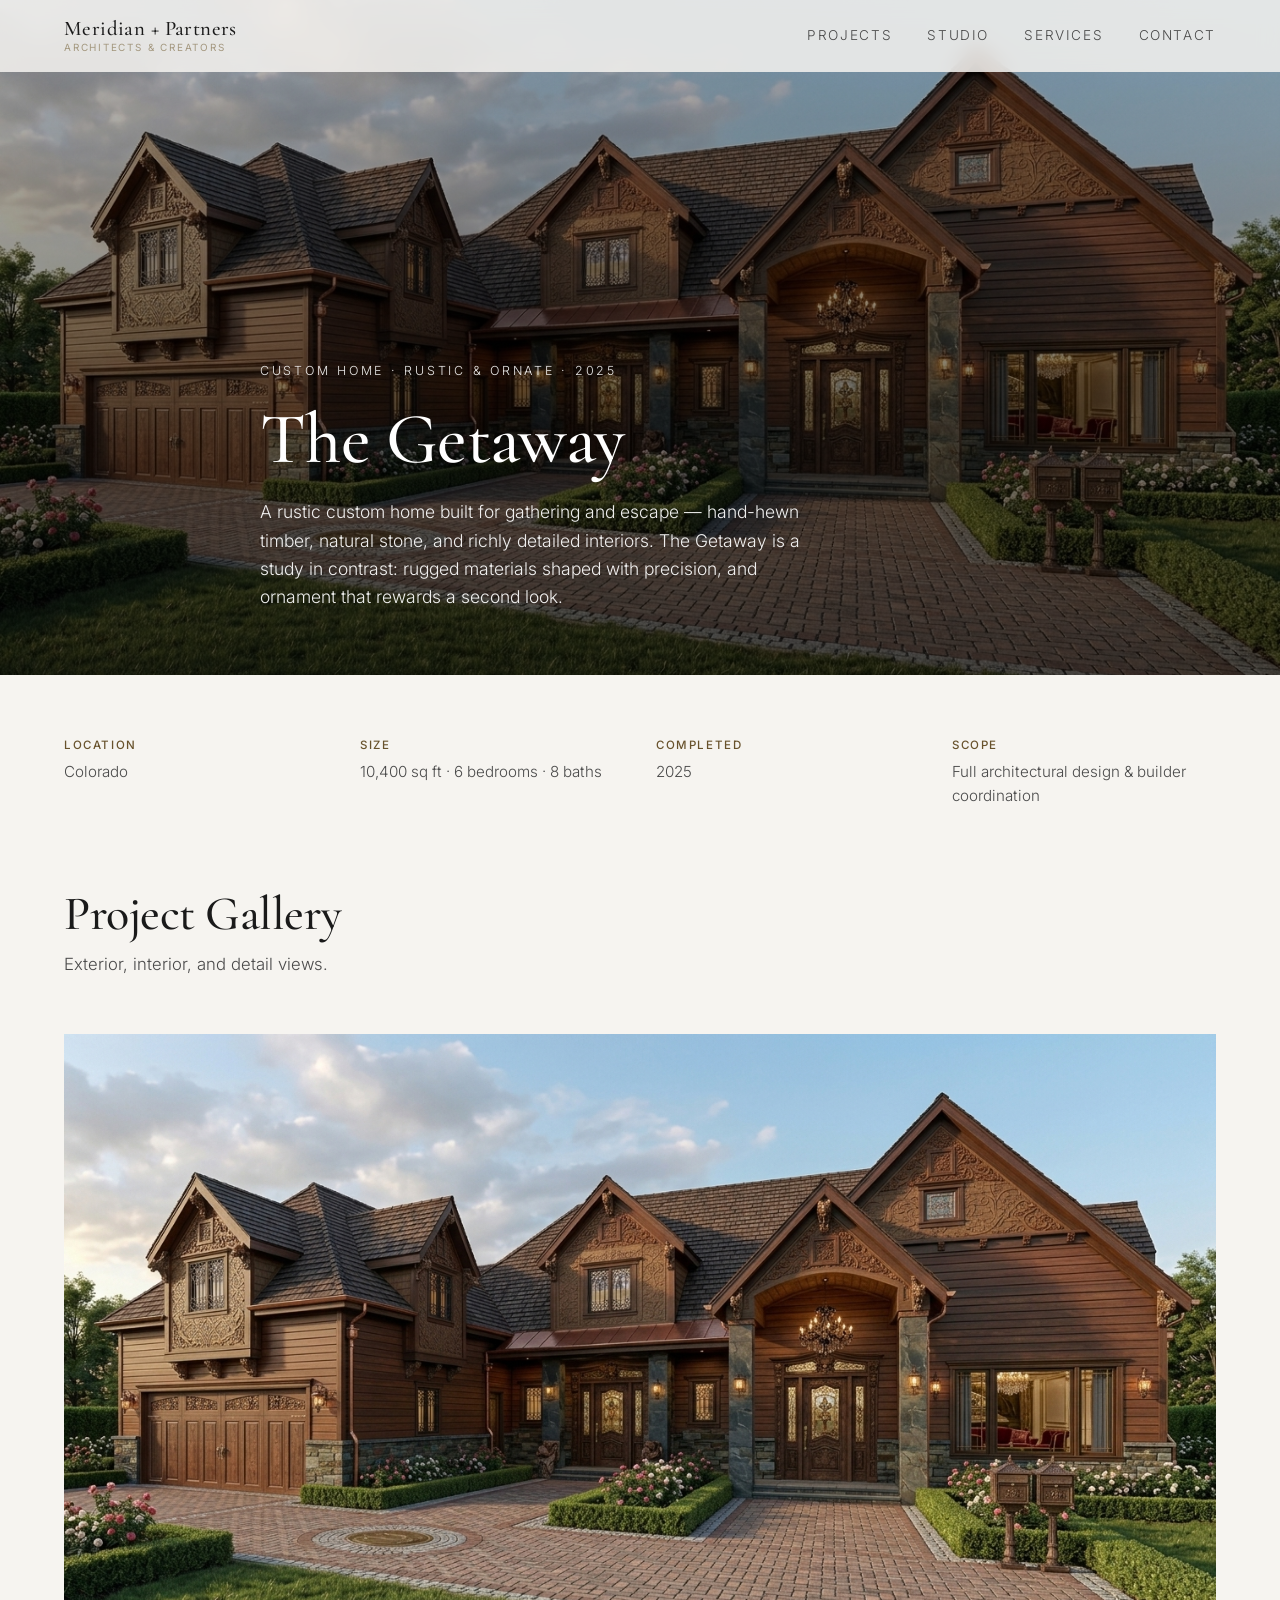
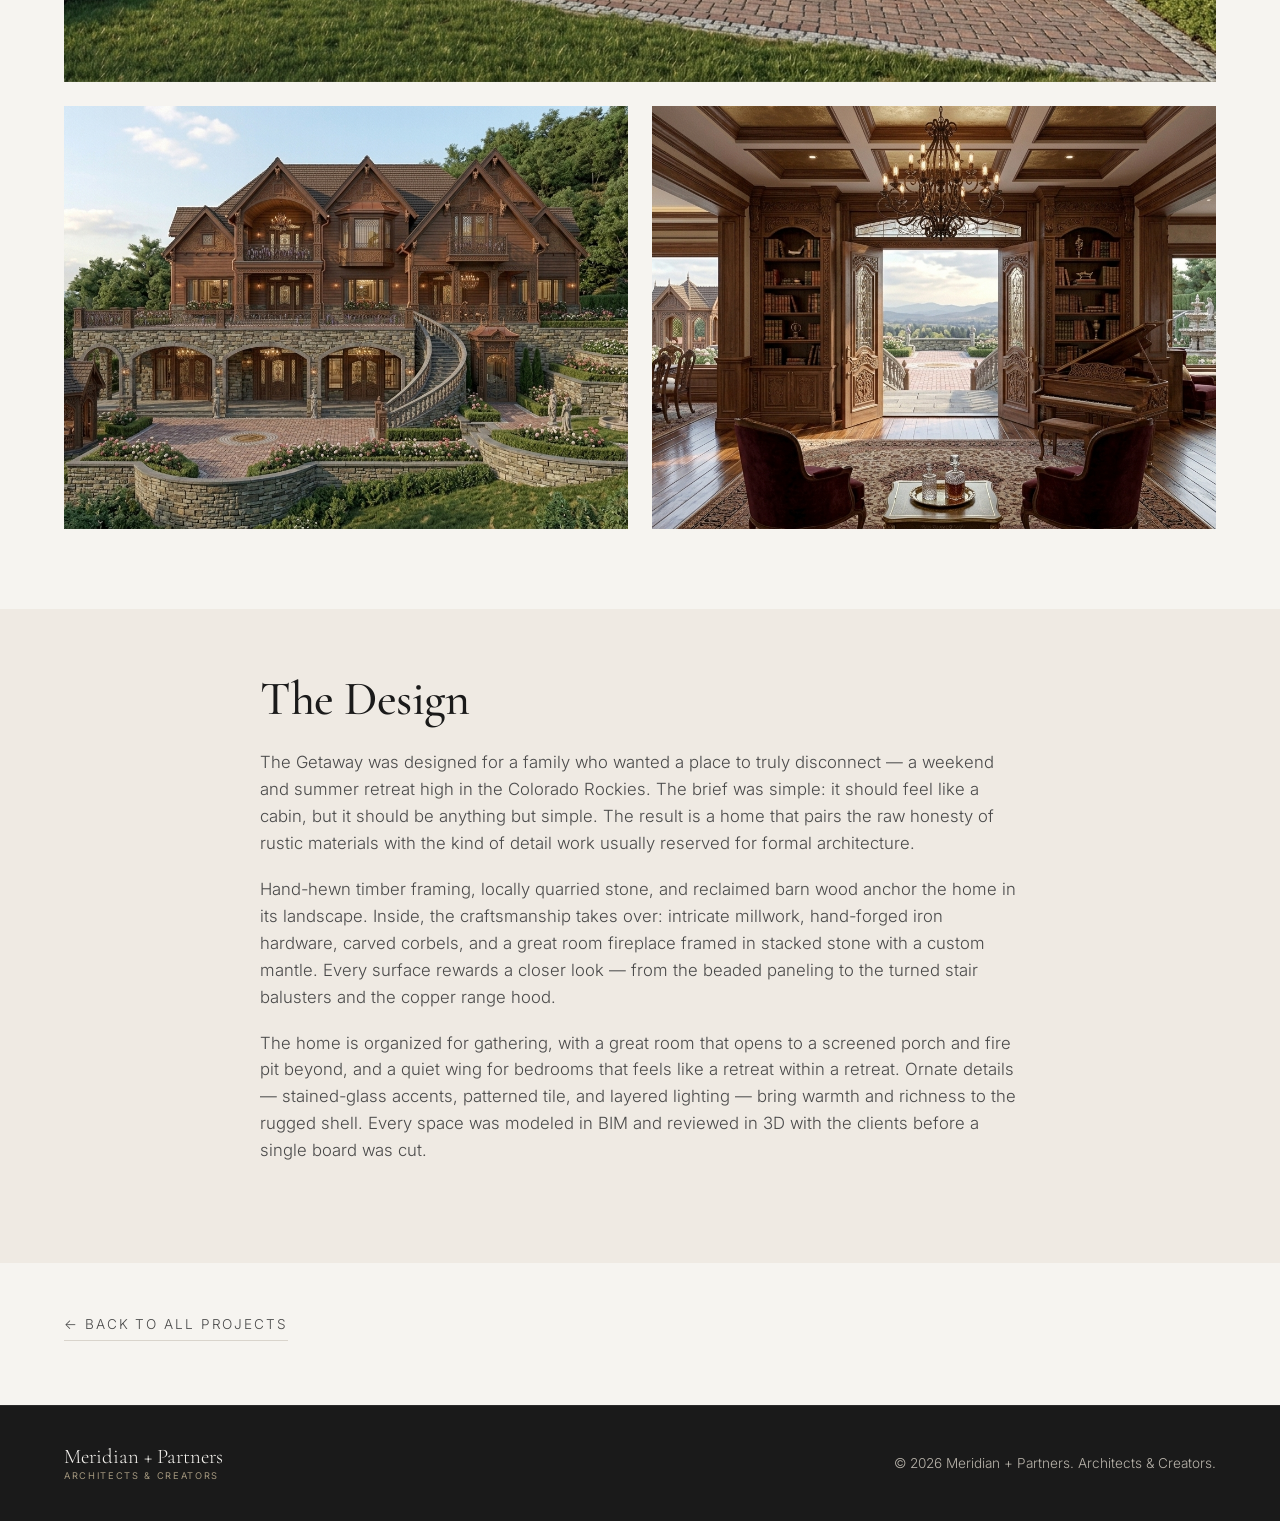
<file: the-getaway.html>
<!DOCTYPE html>
<html lang="en">
<head>
  <meta charset="UTF-8" />
  <meta name="viewport" content="width=device-width, initial-scale=1.0" />
  <title>The Getaway — Meridian + Partners</title>
  <meta name="description" content="The Getaway — a rustic, ornate custom home by Meridian + Partners. View the full project gallery." />
  <link rel="stylesheet" href="styles.css" />
  <link rel="preconnect" href="https://fonts.googleapis.com" />
  <link rel="preconnect" href="https://fonts.gstatic.com" crossorigin />
  <link href="https://fonts.googleapis.com/css2?family=Inter:wght@300;400;500;600&family=Cormorant+Garamond:ital,wght@0,400;0,500;1,400&display=swap" rel="stylesheet" />
</head>
<body>

  <!-- Navigation -->
  <header class="site-header" id="top">
    <div class="nav-wrap">
      <a href="index.html" class="logo">Meridian + Partners<span class="logo-sub">Architects &amp; Creators</span></a>
      <nav class="nav-links" id="nav">
        <a href="index.html#work">Projects</a>
        <a href="index.html#studio">Studio</a>
        <a href="index.html#services">Services</a>
        <a href="index.html#contact">Contact</a>
      </nav>
      <button class="nav-toggle" id="navToggle" aria-label="Toggle menu">
        <span></span><span></span><span></span>
      </button>
    </div>
  </header>

  <!-- Project header -->
  <section class="project-hero">
    <div class="project-hero-img" style="background-image:url('the-getaway/getaway-1.jpeg')"></div>
    <div class="project-hero-overlay"></div>
    <div class="project-hero-content">
      <p class="project-hero-eyebrow">Custom Home · Rustic &amp; Ornate · 2025</p>
      <h1>The Getaway</h1>
      <p class="project-hero-sub">A rustic custom home built for gathering and escape — hand-hewn timber, natural stone, and richly detailed interiors. The Getaway is a study in contrast: rugged materials shaped with precision, and ornament that rewards a second look.</p>
    </div>
  </section>

  <!-- Project details -->
  <section class="project-details">
    <div class="container">
      <div class="project-info-grid">
        <div class="project-info">
          <h3>Location</h3>
          <p>Colorado</p>
        </div>
        <div class="project-info">
          <h3>Size</h3>
          <p>10,400 sq ft · 6 bedrooms · 8 baths</p>
        </div>
        <div class="project-info">
          <h3>Completed</h3>
          <p>2025</p>
        </div>
        <div class="project-info">
          <h3>Scope</h3>
          <p>Full architectural design &amp; builder coordination</p>
        </div>
      </div>
    </div>
  </section>

  <!-- Gallery -->
  <section class="gallery">
    <div class="container">
      <div class="section-head">
        <h2>Project Gallery</h2>
        <p>Exterior, interior, and detail views.</p>
      </div>

      <div class="gallery-grid">
        <div class="gallery-item gallery-wide">
          <img src="the-getaway/getaway-1.jpeg" alt="The Getaway — front elevation" />
        </div>
        <div class="gallery-item">
          <img src="the-getaway/getaway-2.jpeg" alt="The Getaway — exterior detail" />
        </div>
        <div class="gallery-item">
          <img src="the-getaway/getaway-int-1.jpeg" alt="The Getaway — interior view" />
        </div>
      </div>
    </div>
  </section>

  <!-- Project narrative -->
  <section class="project-narrative">
    <div class="container narrow">
      <h2>The Design</h2>
      <p>
        The Getaway was designed for a family who wanted a place to truly disconnect — a weekend
        and summer retreat high in the Colorado Rockies. The brief was simple: it should
        feel like a cabin, but it should be anything but simple. The result is a home that pairs
        the raw honesty of rustic materials with the kind of detail work usually reserved for
        formal architecture.
      </p>
      <p>
        Hand-hewn timber framing, locally quarried stone, and reclaimed barn wood anchor the home
        in its landscape. Inside, the craftsmanship takes over: intricate millwork, hand-forged
        iron hardware, carved corbels, and a great room fireplace framed in stacked stone with a
        custom mantle. Every surface rewards a closer look — from the beaded paneling to the
        turned stair balusters and the copper range hood.
      </p>
      <p>
        The home is organized for gathering, with a great room that opens to a screened porch and
        fire pit beyond, and a quiet wing for bedrooms that feels like a retreat within a retreat.
        Ornate details — stained-glass accents, patterned tile, and layered lighting — bring
        warmth and richness to the rugged shell. Every space was modeled in BIM and reviewed in 3D
        with the clients before a single board was cut.
      </p>
    </div>
  </section>

  <!-- Back to work -->
  <section class="back-to-work">
    <div class="container">
      <a href="index.html#work" class="btn-line-dark">← Back to all projects</a>
    </div>
  </section>

  <!-- Footer -->
  <footer class="site-footer">
    <div class="container footer-wrap">
      <p class="footer-logo">Meridian + Partners<span class="footer-sub">Architects &amp; Creators</span></p>
      <p class="footer-copy">© 2026 Meridian + Partners. Architects &amp; Creators.</p>
    </div>
  </footer>

  <script src="script.js"></script>
</body>
</html>
</file>
<file: styles.css>
/* ===== Base ===== */
:root {
  --bg: #f6f4f0;
  --ink: #1a1a1a;
  --ink-soft: #4a4a4a;
  --line: #d9d4cc;
  --accent: #68522c;
  --serif: "Cormorant Garamond", Georgia, serif;
  --sans: "Inter", -apple-system, BlinkMacSystemFont, "Segoe UI", sans-serif;
}

* { margin: 0; padding: 0; box-sizing: border-box; }

html { scroll-behavior: smooth; }

body {
  font-family: var(--sans);
  color: var(--ink);
  background: var(--bg);
  line-height: 1.6;
  font-weight: 300;
  -webkit-font-smoothing: antialiased;
}

img { max-width: 100%; display: block; }
a { color: inherit; text-decoration: none; }

.container { width: min(1200px, 90%); margin: 0 auto; }
.narrow { max-width: 760px; }

h1, h2, h3 { font-family: var(--serif); font-weight: 500; line-height: 1.1; letter-spacing: -0.01em; }
h2 { font-size: clamp(2rem, 4vw, 3rem); }
h3 { font-size: 1.4rem; }

/* ===== Header ===== */
.site-header {
  position: fixed; top: 0; left: 0; right: 0; z-index: 100;
  background: rgba(246, 244, 240, 0.85);
  backdrop-filter: blur(10px);
  border-bottom: 1px solid transparent;
  transition: border-color .3s ease;
}
.site-header.scrolled { border-color: var(--line); }

.nav-wrap {
  width: min(1200px, 90%); margin: 0 auto;
  display: flex; align-items: center; justify-content: space-between;
  padding: 1.1rem 0;
}

.logo {
  font-family: var(--serif); font-size: 1.3rem; font-weight: 500;
  letter-spacing: 0.02em; display: flex; flex-direction: column; line-height: 1.1;
}
.logo span { color: var(--accent); font-style: italic; }
.logo .logo-sub {
  font-family: var(--sans); font-size: 0.62rem; font-style: normal; font-weight: 400;
  text-transform: uppercase; letter-spacing: 0.18em; color: #a3977e;
  margin-top: 2px;
}

.nav-links { display: flex; gap: 2.2rem; }
.nav-links a {
  font-size: 0.85rem; text-transform: uppercase; letter-spacing: 0.12em;
  color: var(--ink-soft); transition: color .2s ease;
  position: relative;
}
.nav-links a::after {
  content: ""; position: absolute; left: 0; bottom: -4px; width: 0; height: 1px;
  background: var(--accent); transition: width .25s ease;
}
.nav-links a:hover { color: var(--ink); }
.nav-links a:hover::after { width: 100%; }

.nav-toggle { display: none; flex-direction: column; gap: 5px; background: none; border: none; cursor: pointer; padding: 6px; }
.nav-toggle span { width: 24px; height: 1.5px; background: var(--ink); transition: .3s; }

@media (max-width: 760px) {
  .nav-links {
    position: fixed; top: 64px; left: 0; right: 0;
    background: var(--bg); flex-direction: column; gap: 0;
    padding: 1rem 0; border-bottom: 1px solid var(--line);
    transform: translateY(-130%); transition: transform .35s ease;
  }
  .nav-links.open { transform: translateY(0); }
  .nav-links a { padding: 1rem 5%; }
  .nav-toggle { display: flex; }
}

/* ===== Hero ===== */
.hero {
  position: relative; min-height: 100vh; display: flex; align-items: center;
  background: var(--bg);
  color: var(--ink);
}
.hero-overlay { display: none; }
.hero-content { position: relative; width: min(1200px, 90%); margin: 0 auto; max-width: 760px; }
.hero-eyebrow {
  font-size: 0.78rem; text-transform: uppercase; letter-spacing: 0.22em;
  margin-bottom: 1.5rem; color: var(--ink-soft);
}
.hero h1 { font-size: clamp(3.2rem, 8vw, 6rem); margin-bottom: 1.5rem; }
.hero h1 em { font-style: italic; color: #a3977e; }
.hero-sub { font-size: 1.15rem; max-width: 520px; color: var(--ink-soft); font-weight: 300; margin-bottom: 2.5rem; }
.btn-line {
  display: inline-block; font-size: 0.85rem; text-transform: uppercase; letter-spacing: 0.14em;
  padding-bottom: 4px; border-bottom: 1px solid var(--line);
  color: var(--ink-soft); transition: border-color .2s ease, color .2s ease;
}
.btn-line:hover { border-color: var(--ink); color: var(--ink); }

/* ===== Statement ===== */
.statement { padding: 7rem 0; text-align: center; }
.statement .lead {
  font-family: var(--serif); font-size: clamp(1.4rem, 2.6vw, 2rem);
  line-height: 1.5; font-weight: 400; color: var(--ink);
}

/* ===== Section heads ===== */
.section-head { margin-bottom: 3.5rem; }
.section-head h2 { margin-bottom: 0.6rem; }
.section-head p { color: var(--ink-soft); font-size: 1.05rem; }

/* ===== Work ===== */
.work { padding: 5rem 0 6rem; }
.project-grid {
  display: grid; grid-template-columns: repeat(2, 1fr); gap: 3rem 2.5rem;
}
.project { cursor: pointer; text-decoration: none; color: inherit; display: block; }
.project-featured .project-meta h3 { color: var(--accent); }
.project-link {
  display: inline-block; margin-top: 0.6rem; font-size: 0.82rem; text-transform: uppercase;
  letter-spacing: 0.12em; color: var(--accent); transition: color .2s ease;
}
.project:hover .project-link { color: var(--ink); }
.project-img {
  aspect-ratio: 4/3; background-size: cover; background-position: center;
  margin-bottom: 1.2rem; overflow: hidden;
  transition: opacity .4s ease, transform .6s ease;
}
.project:hover .project-img { opacity: 0.88; }
.project-meta h3 { font-size: 1.35rem; margin-bottom: 0.3rem; }
.project-meta p { color: var(--ink-soft); font-size: 0.9rem; letter-spacing: 0.04em; }

@media (max-width: 640px) {
  .project-grid { grid-template-columns: 1fr; gap: 2.5rem; }
}

/* ===== Studio ===== */
.studio { padding: 6rem 0; background: #efeae3; }
.two-col { display: grid; grid-template-columns: 1.2fr 1fr; gap: 4rem; align-items: start; }
.col-text h2 { margin-bottom: 1.5rem; }
.col-text p { margin-bottom: 1.2rem; color: var(--ink-soft); }
.col-stats { display: grid; grid-template-columns: 1fr 1fr; gap: 2.5rem 1.5rem; }
.stat { display: flex; flex-direction: column; }
.stat-num { font-family: var(--serif); font-size: 3rem; color: var(--accent); line-height: 1; }
.stat-label { font-size: 0.8rem; text-transform: uppercase; letter-spacing: 0.12em; color: var(--ink-soft); margin-top: 0.5rem; }

@media (max-width: 760px) {
  .two-col { grid-template-columns: 1fr; gap: 2.5rem; }
}

/* ===== Services ===== */
.services { padding: 6rem 0; }
.service-grid { display: grid; grid-template-columns: repeat(2, 1fr); gap: 2.5rem 3rem; }
.service { padding-top: 1.5rem; border-top: 1px solid var(--line); }
.service h3 { margin-bottom: 0.8rem; }
.service p { color: var(--ink-soft); }

@media (max-width: 640px) {
  .service-grid { grid-template-columns: 1fr; }
}

/* ===== Contact ===== */
.contact { padding: 6rem 0; background: #1a1a1a; color: #f6f4f0; }
.contact-inner { display: grid; grid-template-columns: 1fr 1fr; gap: 4rem; align-items: start; }
.contact-lead h2 { margin-bottom: 1rem; color: #fff; }
.contact-lead p { color: #b8b3aa; margin-bottom: 2.5rem; max-width: 420px; }
.contact-details { list-style: none; }
.contact-details li { margin-bottom: 1.2rem; font-size: 1.05rem; }
.contact-details span {
  display: block; font-size: 0.72rem; text-transform: uppercase; letter-spacing: 0.16em;
  color: var(--accent); margin-bottom: 0.3rem;
}

.contact-form .field { margin-bottom: 1.5rem; }
.contact-form label {
  display: block; font-size: 0.72rem; text-transform: uppercase; letter-spacing: 0.14em;
  margin-bottom: 0.5rem; color: #b8b3aa;
}
.contact-form input,
.contact-form select,
.contact-form textarea {
  width: 100%; background: transparent; border: none; border-bottom: 1px solid #4a4a4a;
  color: #f6f4f0; font-family: var(--sans); font-size: 1rem; font-weight: 300;
  padding: 0.5rem 0; transition: border-color .2s ease;
}
.contact-form input:focus,
.contact-form select:focus,
.contact-form textarea:focus { outline: none; border-color: var(--accent); }
.contact-form select option { background: #1a1a1a; }
.contact-form textarea { resize: vertical; }

.btn-solid {
  display: inline-block; background: var(--accent); color: #fff; border: none;
  font-family: var(--sans); font-size: 0.85rem; text-transform: uppercase; letter-spacing: 0.14em;
  padding: 1rem 2.4rem; cursor: pointer; transition: background .2s ease;
}
.btn-solid:hover { background: #4e3d20; }

.form-note { margin-top: 1rem; color: var(--accent); font-size: 0.95rem; }

@media (max-width: 760px) {
  .contact-inner { grid-template-columns: 1fr; gap: 2.5rem; }
}

/* ===== Footer ===== */
.site-footer { padding: 2.5rem 0; border-top: 1px solid #2a2a2a; background: #1a1a1a; color: #b8b3aa; }
.footer-wrap { display: flex; align-items: center; justify-content: space-between; flex-wrap: wrap; gap: 1rem; }
.footer-logo { font-family: var(--serif); font-size: 1.3rem; color: #f6f4f0; display: flex; flex-direction: column; line-height: 1.1; }
.footer-logo span { color: var(--accent); font-style: italic; }
.footer-logo .footer-sub {
  font-family: var(--sans); font-size: 0.58rem; font-style: normal; font-weight: 400;
  text-transform: uppercase; letter-spacing: 0.18em; color: #a3977e;
  margin-top: 2px;
}
.footer-copy { font-size: 0.85rem; }
.footer-social { display: flex; gap: 1.8rem; }
.footer-social a { font-size: 0.85rem; text-transform: uppercase; letter-spacing: 0.1em; transition: color .2s ease; }
.footer-social a:hover { color: #fff; }

@media (max-width: 560px) {
  .footer-wrap { flex-direction: column; text-align: center; }
}

/* ===== Project Gallery Page ===== */
.project-hero {
  position: relative; min-height: 75vh; display: flex; align-items: flex-end;
  overflow: hidden; margin-top: 0;
}
.project-hero-img {
  position: absolute; inset: 0; background-size: cover; background-position: center;
}
.project-hero-overlay {
  position: absolute; inset: 0;
  background: linear-gradient(180deg, rgba(0,0,0,0.25) 0%, rgba(0,0,0,0.65) 100%);
}
.project-hero-content {
  position: relative; width: min(1200px, 90%); margin: 0 auto 4rem; max-width: 760px; color: #fff;
}
.project-hero-eyebrow {
  font-size: 0.78rem; text-transform: uppercase; letter-spacing: 0.22em;
  margin-bottom: 1.2rem; opacity: 0.9;
}
.project-hero h1 { font-size: clamp(2.8rem, 6vw, 4.5rem); margin-bottom: 1.2rem; color: #fff; }
.project-hero-sub { font-size: 1.1rem; max-width: 560px; opacity: 0.92; font-weight: 300; }

.project-details { padding: 4rem 0 2rem; }
.project-info-grid {
  display: grid; grid-template-columns: repeat(4, 1fr); gap: 2rem;
}
.project-info h3 {
  font-family: var(--sans); font-size: 0.72rem; text-transform: uppercase;
  letter-spacing: 0.14em; color: var(--accent); margin-bottom: 0.5rem;
}
.project-info p { color: var(--ink-soft); font-size: 0.95rem; }
@media (max-width: 640px) {
  .project-info-grid { grid-template-columns: 1fr 1fr; gap: 1.5rem; }
}

.gallery { padding: 3rem 0 5rem; }
.gallery-grid {
  display: grid; grid-template-columns: repeat(2, 1fr); gap: 1.5rem;
}
.gallery-item { overflow: hidden; }
.gallery-item img {
  width: 100%; height: 100%; object-fit: cover; aspect-ratio: 4/3;
  transition: transform .6s ease;
}
.gallery-item:hover img { transform: scale(1.03); }
.gallery-wide { grid-column: span 2; }
.gallery-wide img { aspect-ratio: 16/9; }
@media (max-width: 640px) {
  .gallery-grid { grid-template-columns: 1fr; }
  .gallery-wide { grid-column: span 1; }
}

.project-narrative { padding: 4rem 0 5rem; background: #efeae3; }
.project-narrative h2 { margin-bottom: 1.5rem; }
.project-narrative p { color: var(--ink-soft); margin-bottom: 1.2rem; font-size: 1.05rem; }

.back-to-work { padding: 3rem 0 4rem; }
.btn-line-dark {
  display: inline-block; font-size: 0.85rem; text-transform: uppercase; letter-spacing: 0.14em;
  padding-bottom: 4px; border-bottom: 1px solid var(--line); color: var(--ink-soft);
  transition: border-color .2s ease, color .2s ease;
}
.btn-line-dark:hover { border-color: var(--ink); color: var(--ink); }
</file>
